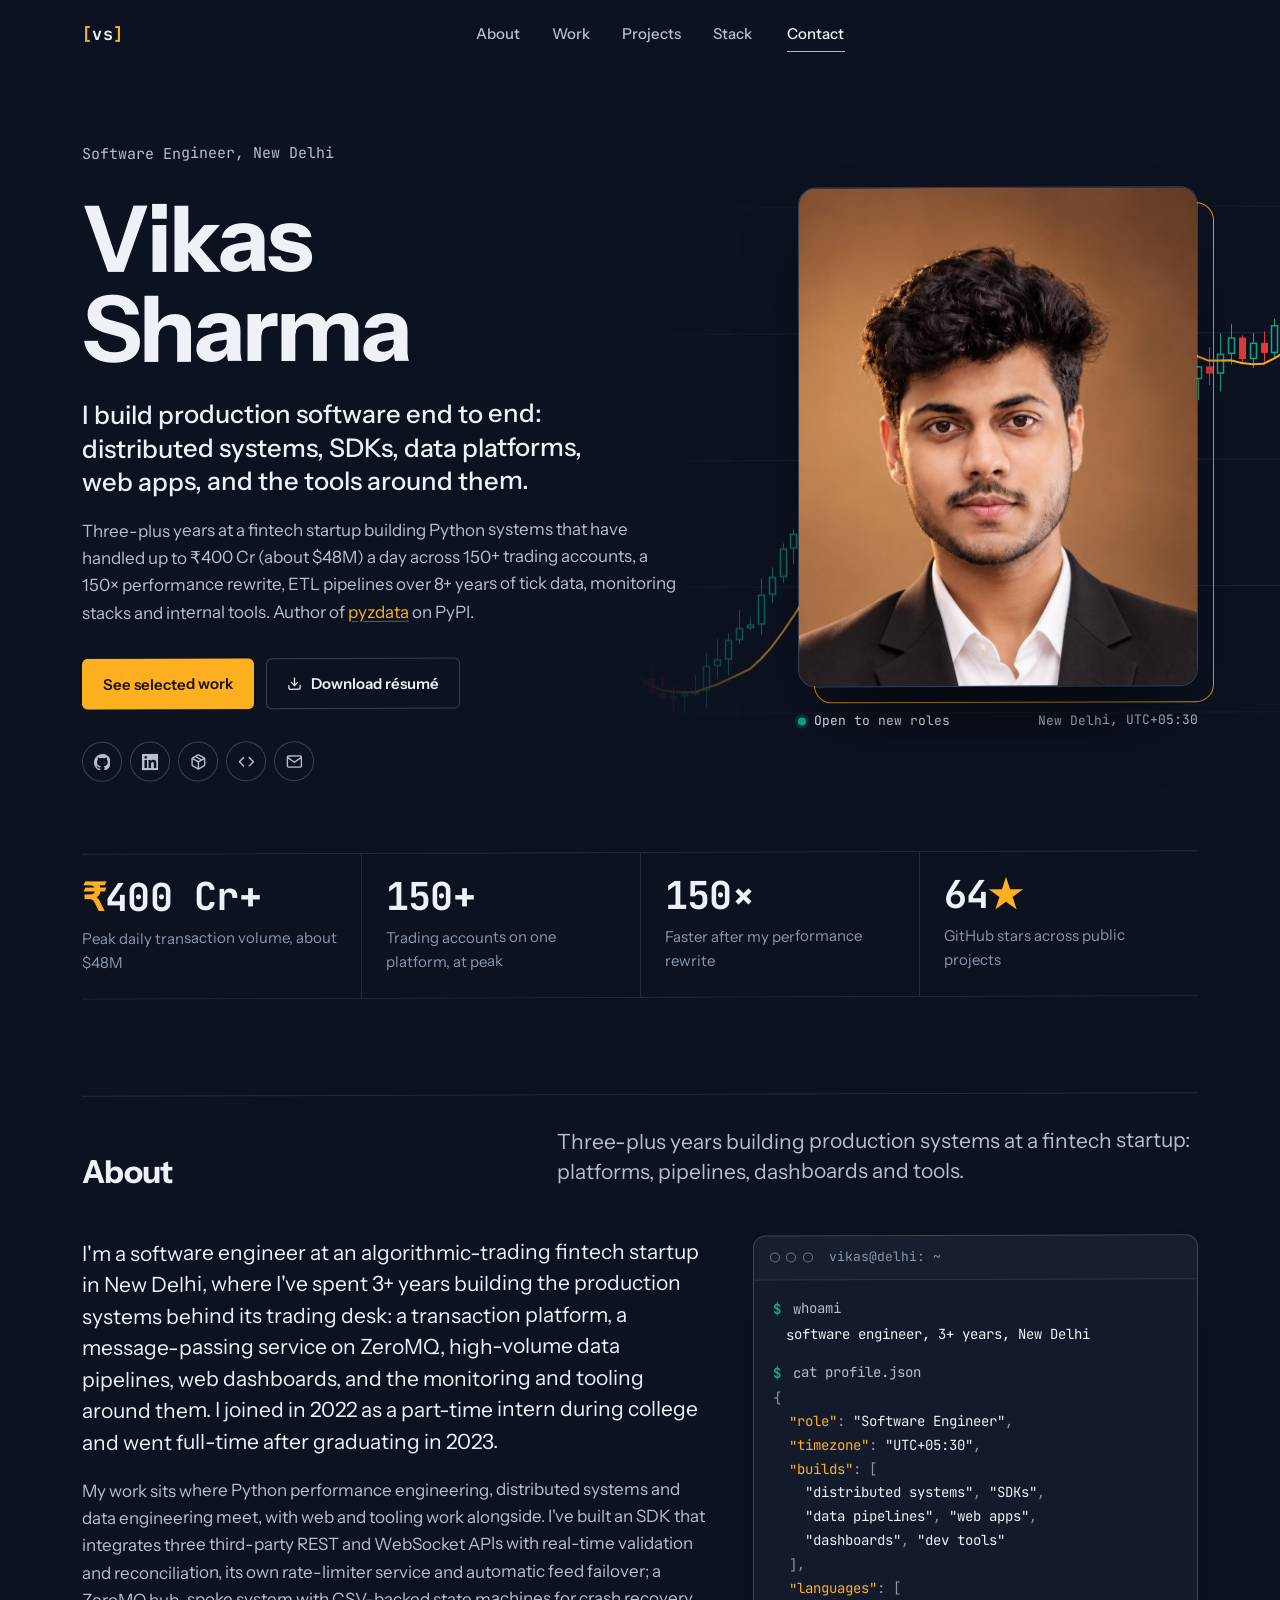
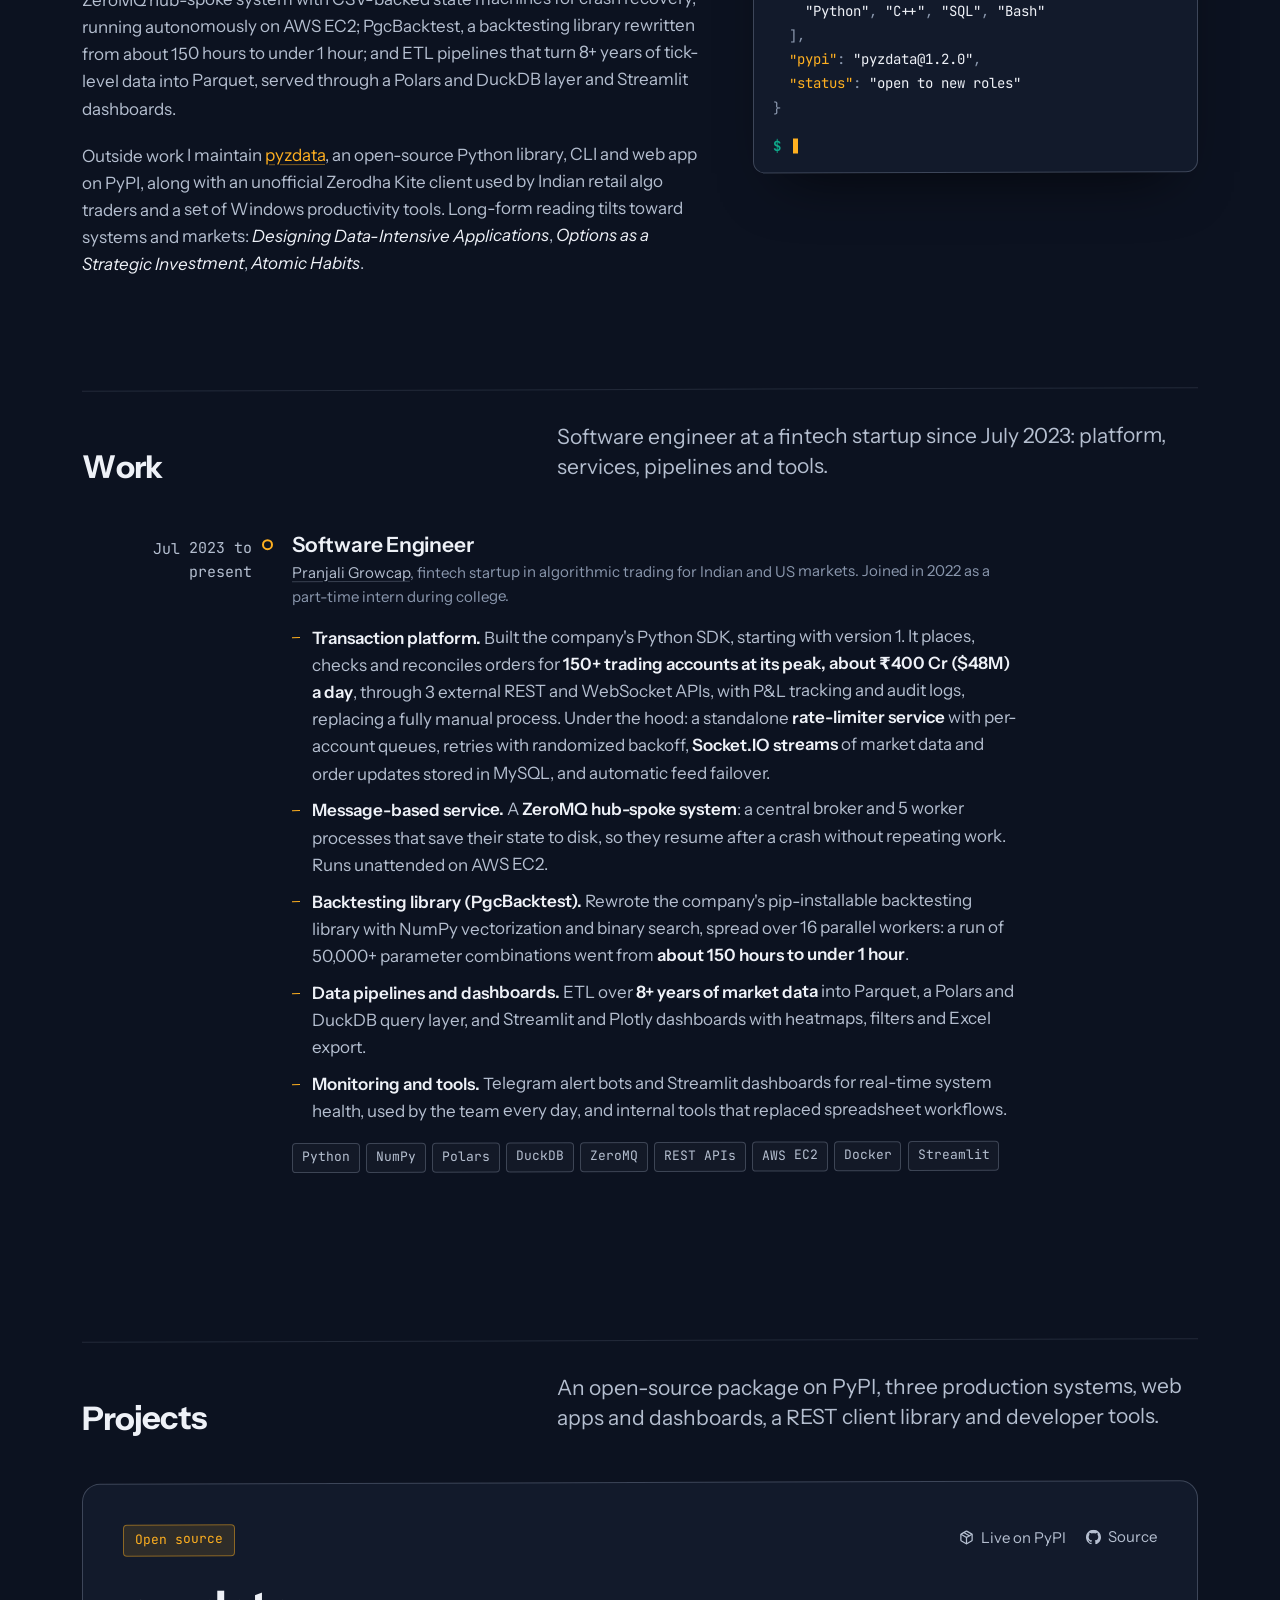
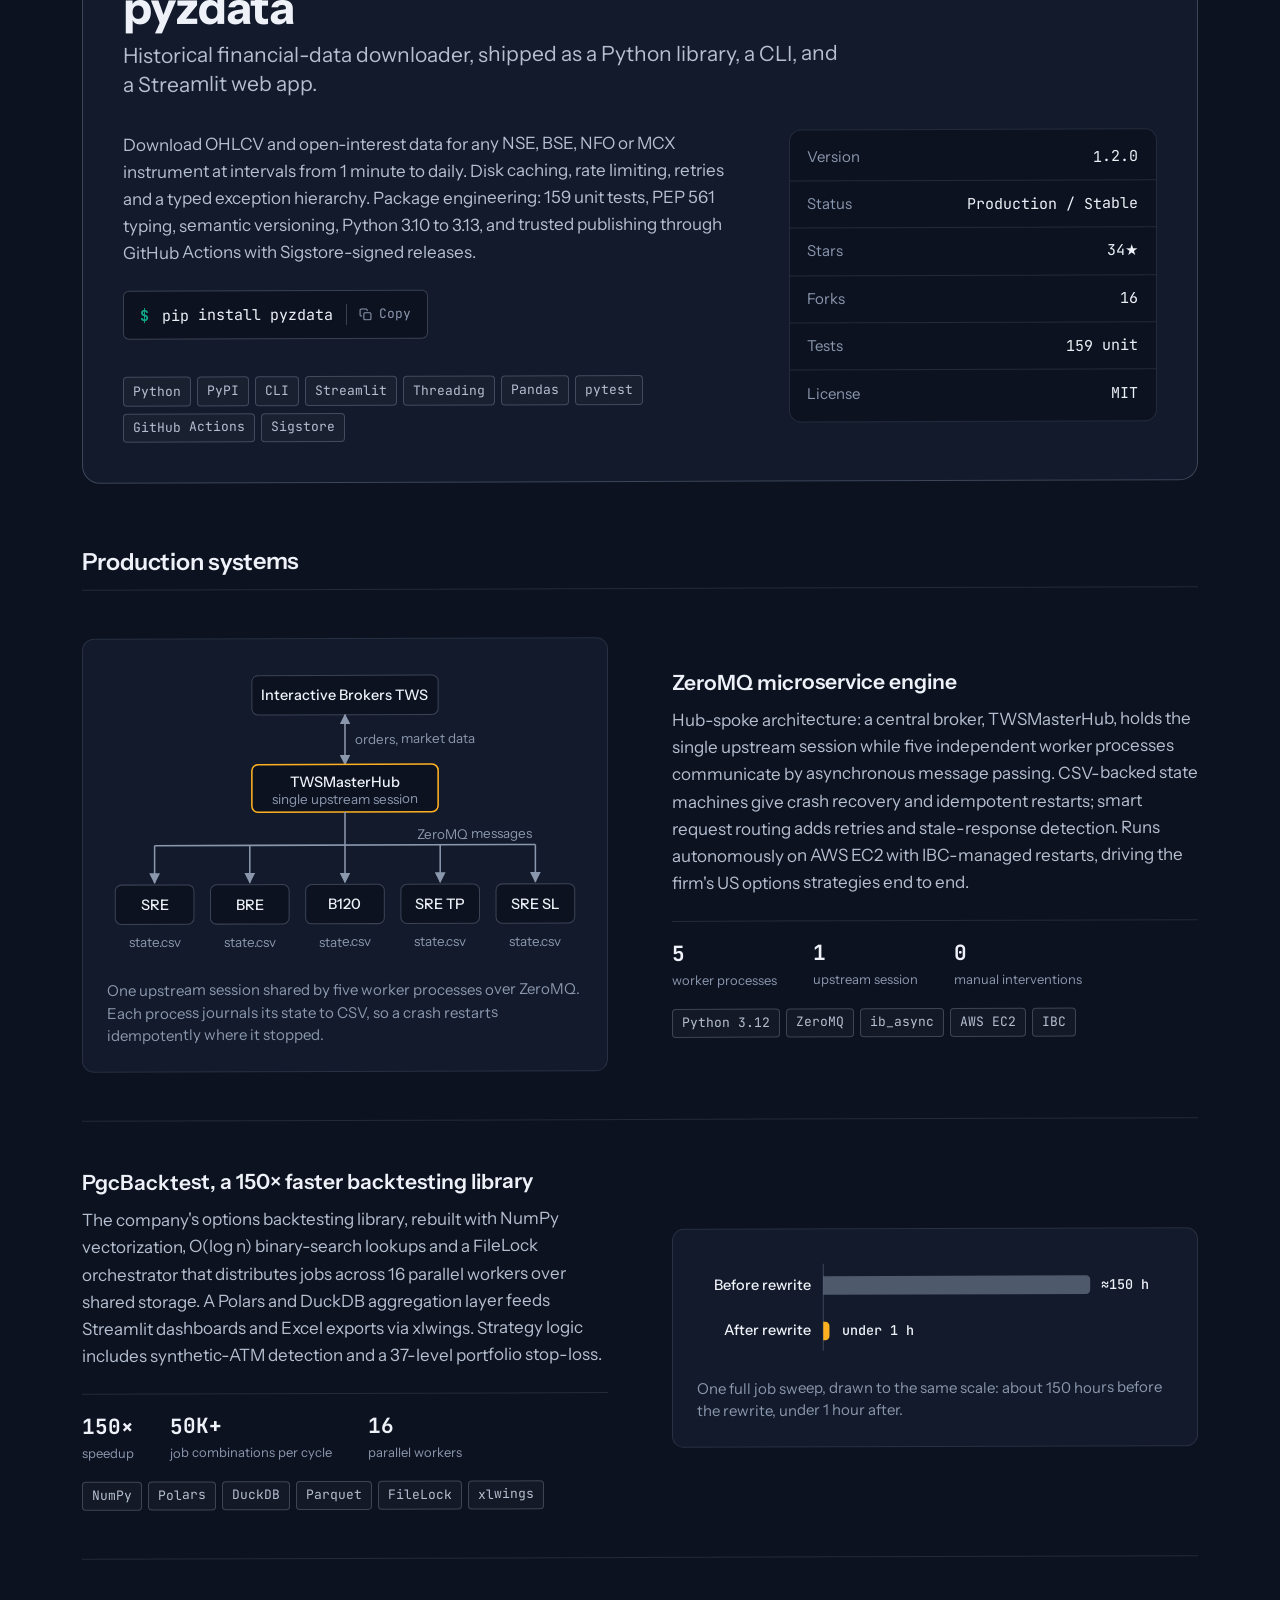
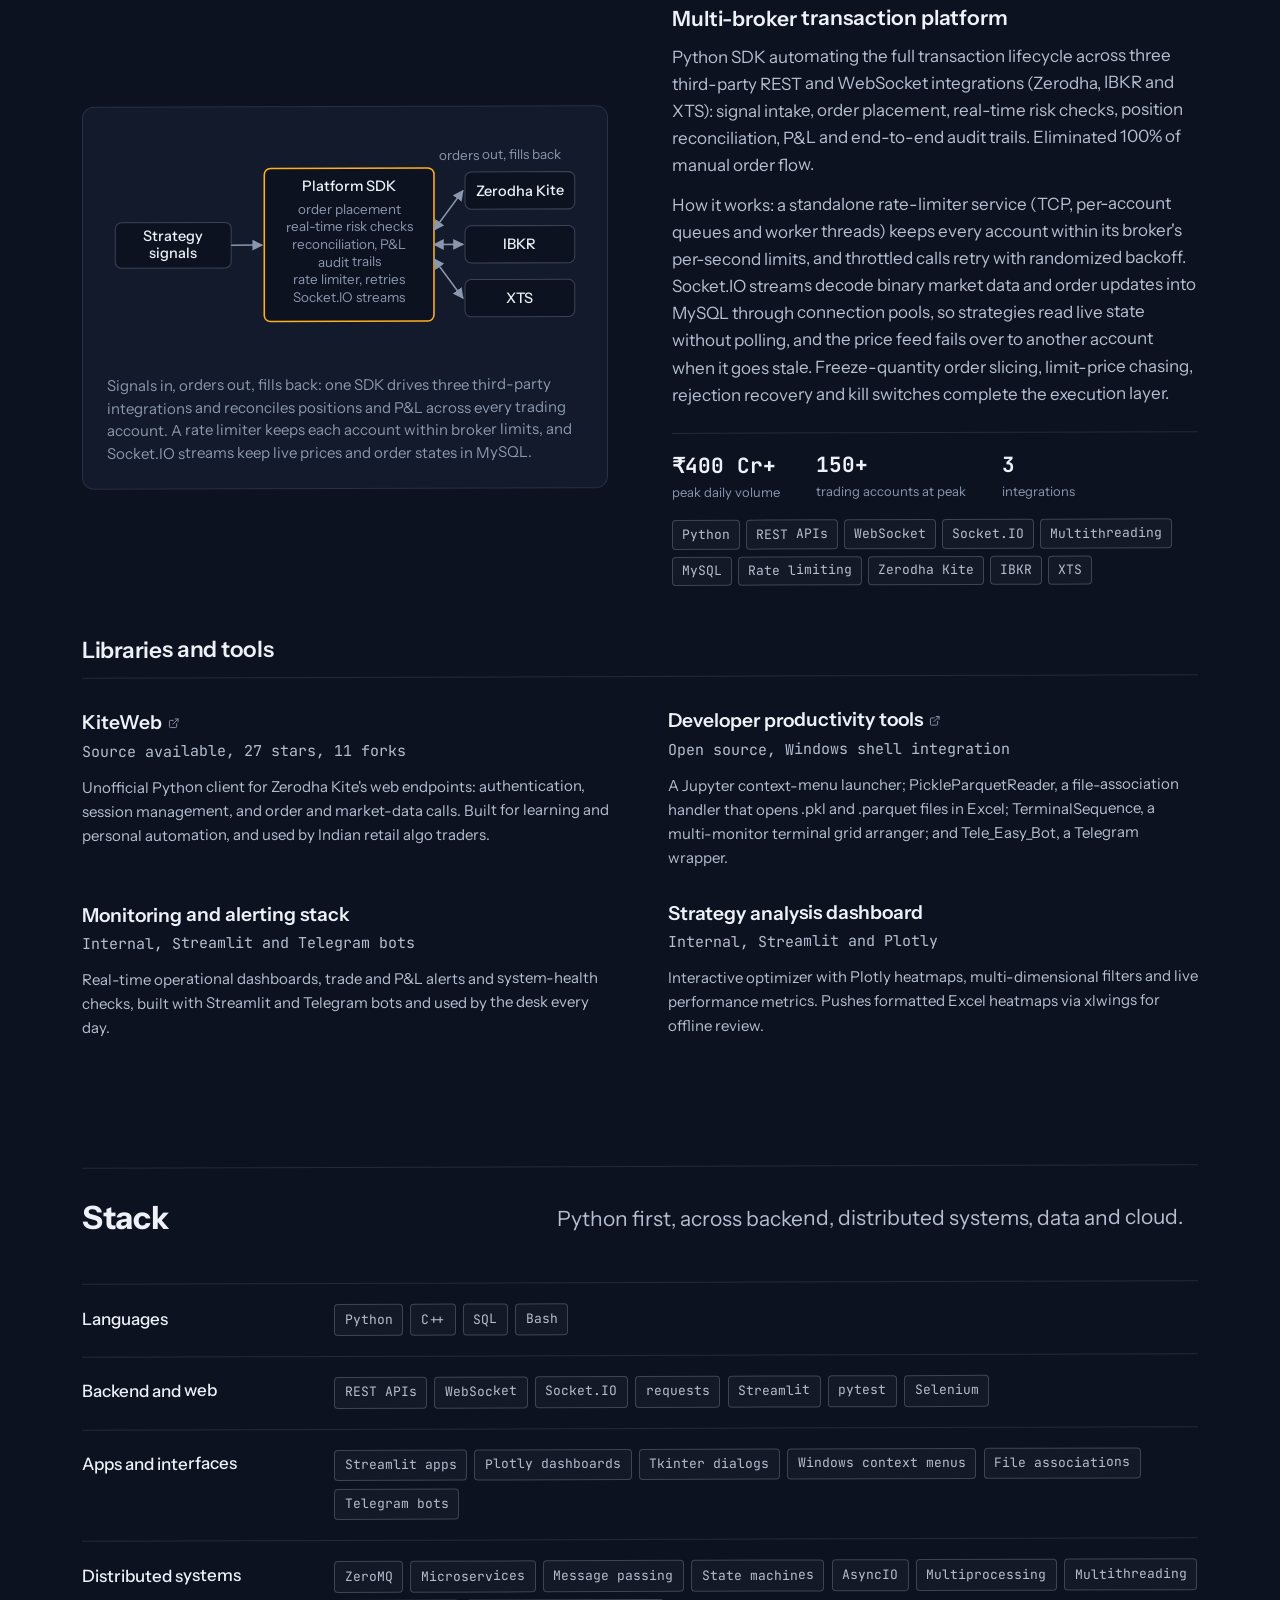
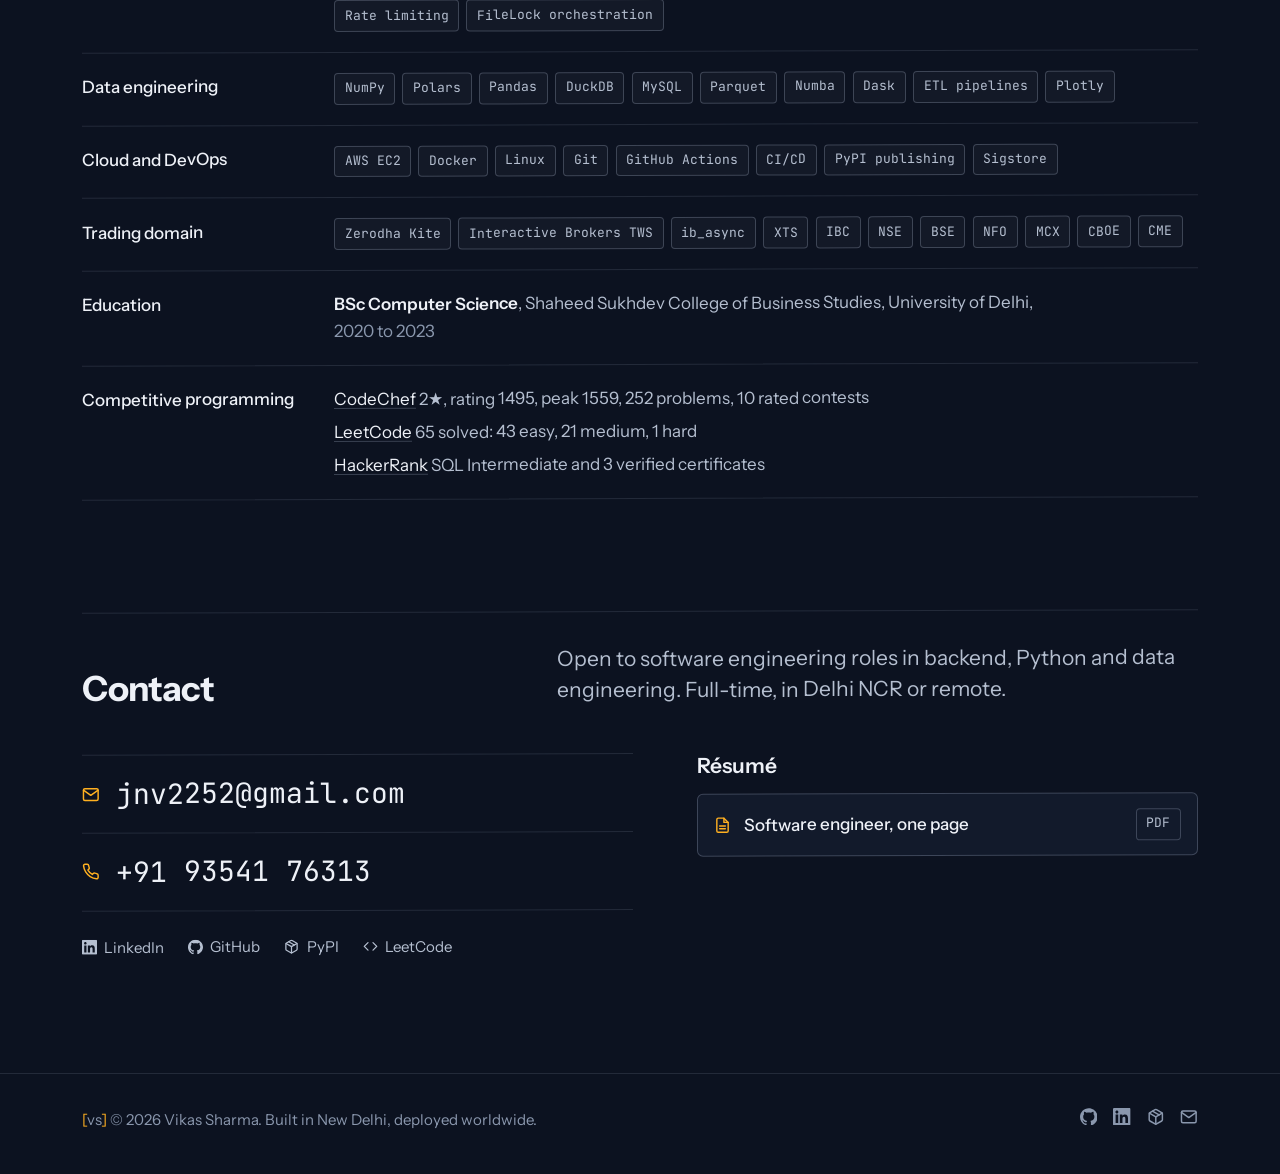
<file: index.html>
<!DOCTYPE html>
<html lang="en">
<head>
  <meta charset="UTF-8" />
  <meta name="viewport" content="width=device-width, initial-scale=1.0" />
  <title>Vikas Sharma — Software Engineer</title>
  <meta name="description" content="Vikas Sharma — Software engineer with 3+ years building production Python systems: distributed platforms, SDKs, high-throughput data pipelines, dashboards and open-source packages. Author of pyzdata on PyPI." />
  <meta name="theme-color" content="#0C1220" />
  <meta name="color-scheme" content="dark" />

  <link rel="canonical" href="https://vikassharma545.github.io/Resume/" />

  <!-- Open Graph -->
  <meta property="og:type" content="website" />
  <meta property="og:url" content="https://vikassharma545.github.io/Resume/" />
  <meta property="og:title" content="Vikas Sharma — Software Engineer" />
  <meta property="og:description" content="Software engineer building production Python systems: distributed platforms, SDKs, data pipelines, dashboards and open-source packages. Author of pyzdata on PyPI." />
  <meta property="og:site_name" content="Vikas Sharma" />
  <meta property="og:image" content="https://vikassharma545.github.io/Resume/assets/og.png" />
  <meta property="og:image:width" content="1200" />
  <meta property="og:image:height" content="630" />
  <meta property="og:image:alt" content="Vikas Sharma, software engineer. Distributed systems, data platforms and open source." />

  <!-- Twitter -->
  <meta name="twitter:card" content="summary_large_image" />
  <meta name="twitter:title" content="Vikas Sharma — Software Engineer" />
  <meta name="twitter:description" content="Software engineer building production Python systems: distributed platforms, SDKs, data pipelines, dashboards and open-source packages. Author of pyzdata on PyPI." />
  <meta name="twitter:image" content="https://vikassharma545.github.io/Resume/assets/og.png" />

  <!-- Favicon -->
  <link rel="icon" type="image/svg+xml" href="data:image/svg+xml,%3Csvg xmlns='http://www.w3.org/2000/svg' viewBox='0 0 64 64'%3E%3Crect width='64' height='64' rx='14' fill='%230C1220'/%3E%3Ctext x='50%25' y='56%25' text-anchor='middle' dominant-baseline='middle' font-family='system-ui,sans-serif' font-weight='800' font-size='30' fill='%23FFB020'%3Evs%3C/text%3E%3C/svg%3E" />

  <link rel="preconnect" href="https://fonts.googleapis.com" />
  <link rel="preconnect" href="https://fonts.gstatic.com" crossorigin />
  <link href="https://fonts.googleapis.com/css2?family=Instrument+Sans:ital,wght@0,400;0,500;0,600;0,700;1,400&family=JetBrains+Mono:wght@400;500;700&display=swap" rel="stylesheet" />
  <link rel="stylesheet" href="style.css" />
</head>
<body>

  <div id="cursor" aria-hidden="true"><span></span></div>

  <a class="skip" href="#main">Skip to content</a>

  <!-- Inline icon sprite (no icon font) -->
  <svg hidden aria-hidden="true" xmlns="http://www.w3.org/2000/svg">
    <symbol id="i-github" viewBox="0 0 24 24" fill="currentColor"><path d="M12 .297c-6.63 0-12 5.373-12 12 0 5.303 3.438 9.8 8.205 11.385.6.113.82-.258.82-.577 0-.285-.01-1.04-.015-2.04-3.338.724-4.042-1.61-4.042-1.61C4.422 18.07 3.633 17.7 3.633 17.7c-1.087-.744.084-.729.084-.729 1.205.084 1.838 1.236 1.838 1.236 1.07 1.835 2.809 1.305 3.495.998.108-.776.417-1.305.76-1.605-2.665-.3-5.466-1.332-5.466-5.93 0-1.31.465-2.38 1.235-3.22-.135-.303-.54-1.523.105-3.176 0 0 1.005-.322 3.3 1.23.96-.267 1.98-.399 3-.405 1.02.006 2.04.138 3 .405 2.28-1.552 3.285-1.23 3.285-1.23.645 1.653.24 2.873.12 3.176.765.84 1.23 1.91 1.23 3.22 0 4.61-2.805 5.625-5.475 5.92.42.36.81 1.096.81 2.22 0 1.606-.015 2.896-.015 3.286 0 .315.21.69.825.57C20.565 22.092 24 17.592 24 12.297c0-6.627-5.373-12-12-12"/></symbol>
    <symbol id="i-linkedin" viewBox="0 0 24 24" fill="currentColor"><path d="M20.447 20.452h-3.554v-5.569c0-1.328-.027-3.037-1.852-3.037-1.853 0-2.136 1.445-2.136 2.939v5.667H9.351V9h3.414v1.561h.046c.477-.9 1.637-1.85 3.37-1.85 3.601 0 4.267 2.37 4.267 5.455v6.286zM5.337 7.433c-1.144 0-2.063-.926-2.063-2.065 0-1.138.92-2.063 2.063-2.063 1.14 0 2.064.925 2.064 2.063 0 1.139-.925 2.065-2.064 2.065zm1.782 13.019H3.555V9h3.564v11.452zM22.225 0H1.771C.792 0 0 .774 0 1.729v20.542C0 23.227.792 24 1.771 24h20.451C23.2 24 24 23.227 24 22.271V1.729C24 .774 23.2 0 22.222 0h.003z"/></symbol>
    <symbol id="i-package" viewBox="0 0 24 24" fill="none" stroke="currentColor" stroke-width="2" stroke-linecap="round" stroke-linejoin="round"><line x1="16.5" y1="9.4" x2="7.5" y2="4.21"/><path d="M21 16V8a2 2 0 0 0-1-1.73l-7-4a2 2 0 0 0-2 0l-7 4A2 2 0 0 0 3 8v8a2 2 0 0 0 1 1.73l7 4a2 2 0 0 0 2 0l7-4A2 2 0 0 0 21 16z"/><polyline points="3.27 6.96 12 12.01 20.73 6.96"/><line x1="12" y1="22.08" x2="12" y2="12"/></symbol>
    <symbol id="i-code" viewBox="0 0 24 24" fill="none" stroke="currentColor" stroke-width="2" stroke-linecap="round" stroke-linejoin="round"><polyline points="16 18 22 12 16 6"/><polyline points="8 6 2 12 8 18"/></symbol>
    <symbol id="i-mail" viewBox="0 0 24 24" fill="none" stroke="currentColor" stroke-width="2" stroke-linecap="round" stroke-linejoin="round"><path d="M4 4h16c1.1 0 2 .9 2 2v12c0 1.1-.9 2-2 2H4c-1.1 0-2-.9-2-2V6c0-1.1.9-2 2-2z"/><polyline points="22,6 12,13 2,6"/></symbol>
    <symbol id="i-phone" viewBox="0 0 24 24" fill="none" stroke="currentColor" stroke-width="2" stroke-linecap="round" stroke-linejoin="round"><path d="M22 16.92v3a2 2 0 0 1-2.18 2 19.79 19.79 0 0 1-8.63-3.07 19.5 19.5 0 0 1-6-6 19.79 19.79 0 0 1-3.07-8.67A2 2 0 0 1 4.11 2h3a2 2 0 0 1 2 1.72 12.84 12.84 0 0 0 .7 2.81 2 2 0 0 1-.45 2.11L8.09 9.91a16 16 0 0 0 6 6l1.27-1.27a2 2 0 0 1 2.11-.45 12.84 12.84 0 0 0 2.81.7A2 2 0 0 1 22 16.92z"/></symbol>
    <symbol id="i-file" viewBox="0 0 24 24" fill="none" stroke="currentColor" stroke-width="2" stroke-linecap="round" stroke-linejoin="round"><path d="M14 2H6a2 2 0 0 0-2 2v16a2 2 0 0 0 2 2h12a2 2 0 0 0 2-2V8z"/><polyline points="14 2 14 8 20 8"/><line x1="16" y1="13" x2="8" y2="13"/><line x1="16" y1="17" x2="8" y2="17"/></symbol>
    <symbol id="i-download" viewBox="0 0 24 24" fill="none" stroke="currentColor" stroke-width="2" stroke-linecap="round" stroke-linejoin="round"><path d="M21 15v4a2 2 0 0 1-2 2H5a2 2 0 0 1-2-2v-4"/><polyline points="7 10 12 15 17 10"/><line x1="12" y1="15" x2="12" y2="3"/></symbol>
    <symbol id="i-copy" viewBox="0 0 24 24" fill="none" stroke="currentColor" stroke-width="2" stroke-linecap="round" stroke-linejoin="round"><rect x="9" y="9" width="13" height="13" rx="2" ry="2"/><path d="M5 15H4a2 2 0 0 1-2-2V4a2 2 0 0 1 2-2h9a2 2 0 0 1 2 2v1"/></symbol>
    <symbol id="i-check" viewBox="0 0 24 24" fill="none" stroke="currentColor" stroke-width="2.5" stroke-linecap="round" stroke-linejoin="round"><polyline points="20 6 9 17 4 12"/></symbol>
    <symbol id="i-external" viewBox="0 0 24 24" fill="none" stroke="currentColor" stroke-width="2" stroke-linecap="round" stroke-linejoin="round"><path d="M18 13v6a2 2 0 0 1-2 2H5a2 2 0 0 1-2-2V8a2 2 0 0 1 2-2h6"/><polyline points="15 3 21 3 21 9"/><line x1="10" y1="14" x2="21" y2="3"/></symbol>
    <symbol id="i-menu" viewBox="0 0 24 24" fill="none" stroke="currentColor" stroke-width="2" stroke-linecap="round" stroke-linejoin="round"><line x1="3" y1="12" x2="21" y2="12"/><line x1="3" y1="6" x2="21" y2="6"/><line x1="3" y1="18" x2="21" y2="18"/></symbol>
    <symbol id="i-close" viewBox="0 0 24 24" fill="none" stroke="currentColor" stroke-width="2" stroke-linecap="round" stroke-linejoin="round"><line x1="18" y1="6" x2="6" y2="18"/><line x1="6" y1="6" x2="18" y2="18"/></symbol>
  </svg>

  <header id="header">
    <nav class="container nav" aria-label="Primary">
      <a href="#main" class="logo" aria-label="Vikas Sharma, home"><span class="logo-b">[</span>vs<span class="logo-b">]</span></a>

      <ul class="nav-links" id="nav-links">
        <li><a href="#about">About</a></li>
        <li><a href="#work">Work</a></li>
        <li><a href="#projects">Projects</a></li>
        <li><a href="#stack">Stack</a></li>
        <li><a href="#contact">Contact</a></li>
      </ul>

      <div class="nav-right">
        <button class="menu-btn" id="menu-btn" aria-label="Open menu" aria-expanded="false" aria-controls="nav-links">
          <svg class="icon" aria-hidden="true"><use href="#i-menu"/></svg>
        </button>
      </div>
    </nav>
  </header>

  <main id="main">

    <!-- ============ HERO ============ -->
    <section id="hero" aria-labelledby="hero-name">
      <div class="container">
        <div class="hero-grid">
          <div class="hero-copy">
            <p class="hero-pre">Software Engineer, New Delhi</p>
            <h1 id="hero-name">Vikas<br />Sharma</h1>
            <p class="hero-statement">I build production software end to end: distributed systems, SDKs, data platforms, web apps, and the tools around them.</p>
            <p class="hero-bio">
              Three-plus years at a fintech startup building Python systems that have handled up to ₹400 Cr (about $48M) a day across 150+ trading accounts, a 150× performance rewrite, ETL pipelines over 8+ years of tick data, monitoring stacks and internal tools. Author of <a href="https://pypi.org/project/pyzdata/" target="_blank" rel="noopener">pyzdata</a> on PyPI.
            </p>
            <div class="hero-actions">
              <a href="#projects" class="btn btn-primary">See selected work</a>
              <a href="resume/Vikas-Sharma-Software-Engineer.pdf" class="btn btn-ghost" download>
                <svg class="icon" aria-hidden="true"><use href="#i-download"/></svg>
                Download résumé
              </a>
            </div>
            <ul class="social" aria-label="Profiles">
              <li><a href="https://github.com/vikassharma545" target="_blank" rel="noopener" aria-label="GitHub"><svg class="icon" aria-hidden="true"><use href="#i-github"/></svg></a></li>
              <li><a href="https://www.linkedin.com/in/vikas-sharma-coder" target="_blank" rel="noopener" aria-label="LinkedIn"><svg class="icon" aria-hidden="true"><use href="#i-linkedin"/></svg></a></li>
              <li><a href="https://pypi.org/project/pyzdata/" target="_blank" rel="noopener" aria-label="pyzdata on PyPI"><svg class="icon" aria-hidden="true"><use href="#i-package"/></svg></a></li>
              <li><a href="https://leetcode.com/u/Vikassharma545" target="_blank" rel="noopener" aria-label="LeetCode"><svg class="icon" aria-hidden="true"><use href="#i-code"/></svg></a></li>
              <li><a href="mailto:jnv2252@gmail.com" aria-label="Email"><svg class="icon" aria-hidden="true"><use href="#i-mail"/></svg></a></li>
            </ul>
          </div>

          <div class="hero-visual">
            <canvas id="tape" class="tape" aria-hidden="true"></canvas>
            <figure class="portrait">
              <div class="frame"><img src="assets/portrait.jpg" alt="Vikas Sharma" width="880" height="1100" fetchpriority="high" /></div>
              <figcaption>
                <span class="status"><span class="dot" aria-hidden="true"></span>Open to new roles</span>
                <span class="place">New Delhi, UTC+05:30</span>
              </figcaption>
            </figure>
          </div>
        </div>

        <dl class="board" aria-label="Headline numbers">
          <div class="cell"><dt>Peak daily transaction volume, about $48M</dt><dd><span class="cur">₹</span>400 Cr+</dd></div>
          <div class="cell"><dt>Trading accounts on one platform, at peak</dt><dd>150+</dd></div>
          <div class="cell"><dt>Faster after my performance rewrite</dt><dd>150×</dd></div>
          <div class="cell"><dt>GitHub stars across public projects</dt><dd><span data-gh="stars-total">64</span><span class="star">★</span></dd></div>
        </dl>
      </div>
    </section>

    <!-- ============ ABOUT ============ -->
    <section id="about" class="section" aria-labelledby="about-title">
      <div class="container">
        <div class="section-head">
          <h2 id="about-title">About</h2>
          <p class="deck">Three-plus years building production systems at a fintech startup: platforms, pipelines, dashboards and tools.</p>
        </div>

        <div class="about-grid">
          <div class="prose">
            <p class="lead">
              I'm a software engineer at an algorithmic-trading fintech startup in New Delhi, where I've spent 3+ years building the production systems behind its trading desk: a transaction platform, a message-passing service on ZeroMQ, high-volume data pipelines, web dashboards, and the monitoring and tooling around them. I joined in 2022 as a part-time intern during college and went full-time after graduating in 2023.
            </p>
            <p>
              My work sits where Python performance engineering, distributed systems and data engineering meet, with web and tooling work alongside. I've built an SDK that integrates three third-party REST and WebSocket APIs with real-time validation and reconciliation, its own rate-limiter service and automatic feed failover; a ZeroMQ hub-spoke system with CSV-backed state machines for crash recovery, running autonomously on AWS EC2; PgcBacktest, a backtesting library rewritten from about 150 hours to under 1 hour; and ETL pipelines that turn 8+ years of tick-level data into Parquet, served through a Polars and DuckDB layer and Streamlit dashboards.
            </p>
            <p>
              Outside work I maintain <a href="https://pypi.org/project/pyzdata/" target="_blank" rel="noopener">pyzdata</a>, an open-source Python library, CLI and web app on PyPI, along with an unofficial Zerodha Kite client used by Indian retail algo traders and a set of Windows productivity tools. Long-form reading tilts toward systems and markets: <em>Designing Data-Intensive Applications</em>, <em>Options as a Strategic Investment</em>, <em>Atomic Habits</em>.
            </p>
          </div>

          <aside class="terminal" aria-label="Profile summary">
            <div class="term-bar">
              <span class="ring" aria-hidden="true"></span><span class="ring" aria-hidden="true"></span><span class="ring" aria-hidden="true"></span>
              <span class="term-title">vikas@delhi: ~</span>
            </div>
            <div class="term-body">
              <div class="t-line"><span class="t-prompt">$</span> whoami</div>
              <div class="t-out">software engineer, 3+ years, New Delhi</div>
              <div class="t-line"><span class="t-prompt">$</span> cat profile.json</div>
<pre class="t-json">{
  <span class="k">"role"</span>: <span class="v">"Software Engineer"</span>,
  <span class="k">"timezone"</span>: <span class="v">"UTC+05:30"</span>,
  <span class="k">"builds"</span>: [
    <span class="v">"distributed systems"</span>, <span class="v">"SDKs"</span>,
    <span class="v">"data pipelines"</span>, <span class="v">"web apps"</span>,
    <span class="v">"dashboards"</span>, <span class="v">"dev tools"</span>
  ],
  <span class="k">"languages"</span>: [
    <span class="v">"Python"</span>, <span class="v">"C++"</span>, <span class="v">"SQL"</span>, <span class="v">"Bash"</span>
  ],
  <span class="k">"pypi"</span>: <span class="v">"pyzdata@<span data-pypi>1.2.0</span>"</span>,
  <span class="k">"status"</span>: <span class="v">"open to new roles"</span>
}</pre>
              <div class="t-line"><span class="t-prompt">$</span> <span class="caret" aria-hidden="true"></span></div>
            </div>
          </aside>
        </div>
      </div>
    </section>

    <!-- ============ WORK ============ -->
    <section id="work" class="section" aria-labelledby="work-title">
      <div class="container">
        <div class="section-head">
          <h2 id="work-title">Work</h2>
          <p class="deck">Software engineer at a fintech startup since July 2023: platform, services, pipelines and tools.</p>
        </div>

        <ol class="timeline">
          <li class="tl-item">
            <div class="tl-date"><time datetime="2023-07">Jul 2023</time> to present</div>
            <div class="tl-body">
              <h3 class="tl-role">Software Engineer</h3>
              <p class="tl-org"><a href="https://www.linkedin.com/company/pranjali-growcap-private-limited" target="_blank" rel="noopener">Pranjali Growcap</a>, fintech startup in algorithmic trading for Indian and US markets. Joined in 2022 as a part-time intern during college.</p>
              <ul class="tl-list">
                <li><strong>Transaction platform.</strong> Built the company's Python SDK, starting with version 1. It places, checks and reconciles orders for <b>150+ trading accounts at its peak, about ₹400 Cr ($48M) a day</b>, through 3 external REST and WebSocket APIs, with P&amp;L tracking and audit logs, replacing a fully manual process. Under the hood: a standalone <b>rate-limiter service</b> with per-account queues, retries with randomized backoff, <b>Socket.IO streams</b> of market data and order updates stored in MySQL, and automatic feed failover.</li>
                <li><strong>Message-based service.</strong> A <b>ZeroMQ hub-spoke system</b>: a central broker and 5 worker processes that save their state to disk, so they resume after a crash without repeating work. Runs unattended on AWS EC2.</li>
                <li><strong>Backtesting library (PgcBacktest).</strong> Rewrote the company's pip-installable backtesting library with NumPy vectorization and binary search, spread over 16 parallel workers: a run of 50,000+ parameter combinations went from <b>about 150 hours to under 1 hour</b>.</li>
                <li><strong>Data pipelines and dashboards.</strong> ETL over <b>8+ years of market data</b> into Parquet, a Polars and DuckDB query layer, and Streamlit and Plotly dashboards with heatmaps, filters and Excel export.</li>
                <li><strong>Monitoring and tools.</strong> Telegram alert bots and Streamlit dashboards for real-time system health, used by the team every day, and internal tools that replaced spreadsheet workflows.</li>
              </ul>
              <ul class="tags" aria-label="Technologies">
                <li>Python</li><li>NumPy</li><li>Polars</li><li>DuckDB</li><li>ZeroMQ</li><li>REST APIs</li><li>AWS EC2</li><li>Docker</li><li>Streamlit</li>
              </ul>
            </div>
          </li>
        </ol>
      </div>
    </section>

    <!-- ============ PROJECTS ============ -->
    <section id="projects" class="section" aria-labelledby="projects-title">
      <div class="container">
        <div class="section-head">
          <h2 id="projects-title">Projects</h2>
          <p class="deck">An open-source package on PyPI, three production systems, web apps and dashboards, a REST client library and developer tools.</p>
        </div>

        <!-- Flagship -->
        <article class="flagship" aria-labelledby="pyzdata-title">
          <div class="flag-top">
            <span class="chip chip-amber">Open source</span>
            <span class="flag-links">
              <a href="https://pypi.org/project/pyzdata/" target="_blank" rel="noopener"><svg class="icon" aria-hidden="true"><use href="#i-package"/></svg>Live on PyPI</a>
              <a href="https://github.com/vikassharma545/Historical-Market-data-From-Zerodha" target="_blank" rel="noopener"><svg class="icon" aria-hidden="true"><use href="#i-github"/></svg>Source</a>
            </span>
          </div>
          <h3 class="flag-title" id="pyzdata-title">pyzdata</h3>
          <p class="flag-sub">Historical financial-data downloader, shipped as a Python library, a CLI, and a Streamlit web app.</p>

          <div class="flag-grid">
            <div>
              <p class="flag-desc">
                Download OHLCV and open-interest data for any NSE, BSE, NFO or MCX instrument at intervals from 1 minute to daily. Disk caching, rate limiting, retries and a typed exception hierarchy. Package engineering: 159 unit tests, PEP 561 typing, semantic versioning, Python 3.10 to 3.13, and trusted publishing through GitHub Actions with Sigstore-signed releases.
              </p>
              <button class="install" id="install" type="button" aria-label="Copy the pip install command">
                <span class="install-prompt" aria-hidden="true">$</span>
                <span class="install-cmd">pip install pyzdata</span>
                <span class="install-copy" id="install-copy"><svg class="icon" aria-hidden="true"><use href="#i-copy"/></svg>Copy</span>
              </button>
              <ul class="tags" aria-label="Technologies">
                <li>Python</li><li>PyPI</li><li>CLI</li><li>Streamlit</li><li>Threading</li><li>Pandas</li><li>pytest</li><li>GitHub Actions</li><li>Sigstore</li>
              </ul>
            </div>
            <dl class="flag-stats">
              <div><dt>Version</dt><dd data-pypi>1.2.0</dd></div>
              <div><dt>Status</dt><dd>Production / Stable</dd></div>
              <div><dt>Stars</dt><dd><span data-gh="stars:Historical-Market-data-From-Zerodha">34</span>★</dd></div>
              <div><dt>Forks</dt><dd data-gh="forks:Historical-Market-data-From-Zerodha">16</dd></div>
              <div><dt>Tests</dt><dd>159 unit</dd></div>
              <div><dt>License</dt><dd>MIT</dd></div>
            </dl>
          </div>
        </article>

        <h3 class="group-title">Production systems</h3>

        <!-- System 1: message-passing engine -->
        <article class="system">
          <figure class="fig">
            <svg viewBox="0 0 460 290" role="img" aria-label="Diagram: one TWSMasterHub holds the single upstream Interactive Brokers TWS session and exchanges ZeroMQ messages with five worker processes, each keeping its own CSV state file.">
              <defs>
                <marker id="arr1" viewBox="0 0 10 10" refX="9" refY="5" markerWidth="7" markerHeight="7" orient="auto-start-reverse"><path d="M0,0 L10,5 L0,10 z" fill="currentColor"/></marker>
              </defs>
              <rect class="box" x="140" y="12" width="180" height="38" rx="6"/>
              <text class="lbl" x="230" y="36" text-anchor="middle">Interactive Brokers TWS</text>

              <line class="edge" x1="230" y1="50" x2="230" y2="98" marker-start="url(#arr1)" marker-end="url(#arr1)"/>
              <text class="sub" x="240" y="78">orders, market data</text>

              <rect class="box box-hot" x="140" y="98" width="180" height="46" rx="6"/>
              <text class="lbl" x="230" y="120" text-anchor="middle">TWSMasterHub</text>
              <text class="sub" x="230" y="136" text-anchor="middle">single upstream session</text>

              <line class="edge" x1="230" y1="144" x2="230" y2="176"/>
              <line class="edge" x1="46" y1="176" x2="414" y2="176"/>
              <text class="sub" x="300" y="170">ZeroMQ messages</text>

              <line class="edge" x1="46" y1="176" x2="46" y2="212" marker-end="url(#arr1)"/>
              <line class="edge" x1="138" y1="176" x2="138" y2="212" marker-end="url(#arr1)"/>
              <line class="edge" x1="230" y1="176" x2="230" y2="212" marker-end="url(#arr1)"/>
              <line class="edge" x1="322" y1="176" x2="322" y2="212" marker-end="url(#arr1)"/>
              <line class="edge" x1="414" y1="176" x2="414" y2="212" marker-end="url(#arr1)"/>

              <rect class="box" x="8" y="214" width="76" height="38" rx="6"/><text class="lbl" x="46" y="238" text-anchor="middle">SRE</text>
              <rect class="box" x="100" y="214" width="76" height="38" rx="6"/><text class="lbl" x="138" y="238" text-anchor="middle">BRE</text>
              <rect class="box" x="192" y="214" width="76" height="38" rx="6"/><text class="lbl" x="230" y="238" text-anchor="middle">B120</text>
              <rect class="box" x="284" y="214" width="76" height="38" rx="6"/><text class="lbl" x="322" y="238" text-anchor="middle">SRE TP</text>
              <rect class="box" x="376" y="214" width="76" height="38" rx="6"/><text class="lbl" x="414" y="238" text-anchor="middle">SRE SL</text>

              <text class="sub" x="46" y="274" text-anchor="middle">state.csv</text>
              <text class="sub" x="138" y="274" text-anchor="middle">state.csv</text>
              <text class="sub" x="230" y="274" text-anchor="middle">state.csv</text>
              <text class="sub" x="322" y="274" text-anchor="middle">state.csv</text>
              <text class="sub" x="414" y="274" text-anchor="middle">state.csv</text>
            </svg>
            <figcaption>One upstream session shared by five worker processes over ZeroMQ. Each process journals its state to CSV, so a crash restarts idempotently where it stopped.</figcaption>
          </figure>
          <div class="system-copy">
            <h4 class="system-title">ZeroMQ microservice engine</h4>
            <p>Hub-spoke architecture: a central broker, TWSMasterHub, holds the single upstream session while five independent worker processes communicate by asynchronous message passing. CSV-backed state machines give crash recovery and idempotent restarts; smart request routing adds retries and stale-response detection. Runs autonomously on AWS EC2 with IBC-managed restarts, driving the firm's US options strategies end to end.</p>
            <dl class="metrics">
              <div><dt>worker processes</dt><dd>5</dd></div>
              <div><dt>upstream session</dt><dd>1</dd></div>
              <div><dt>manual interventions</dt><dd>0</dd></div>
            </dl>
            <ul class="tags" aria-label="Technologies"><li>Python 3.12</li><li>ZeroMQ</li><li>ib_async</li><li>AWS EC2</li><li>IBC</li></ul>
          </div>
        </article>

        <!-- System 2: batch engine -->
        <article class="system">
          <figure class="fig">
            <svg viewBox="0 0 460 104" role="img" aria-label="Bar chart: one full job sweep took about 150 hours before the rewrite and under 1 hour after it.">
              <line class="axis" x1="122" y1="10" x2="122" y2="94"/>
              <text class="lbl" x="110" y="35" text-anchor="end">Before rewrite</text>
              <path class="bar bar-dim" d="M122,22 h254 a4,4 0 0 1 4,4 v10 a4,4 0 0 1 -4,4 h-254 z"/>
              <text class="val" x="390" y="35">≈150 h</text>

              <text class="lbl" x="110" y="79" text-anchor="end">After rewrite</text>
              <path class="bar bar-hot" d="M122,66 h2 a4,4 0 0 1 4,4 v10 a4,4 0 0 1 -4,4 h-2 z"/>
              <text class="val" x="140" y="79">under 1 h</text>
            </svg>
            <figcaption>One full job sweep, drawn to the same scale: about 150 hours before the rewrite, under 1 hour after.</figcaption>
          </figure>
          <div class="system-copy">
            <h4 class="system-title">PgcBacktest, a 150× faster backtesting library</h4>
            <p>The company's options backtesting library, rebuilt with NumPy vectorization, O(log n) binary-search lookups and a FileLock orchestrator that distributes jobs across 16 parallel workers over shared storage. A Polars and DuckDB aggregation layer feeds Streamlit dashboards and Excel exports via xlwings. Strategy logic includes synthetic-ATM detection and a 37-level portfolio stop-loss.</p>
            <dl class="metrics">
              <div><dt>speedup</dt><dd>150×</dd></div>
              <div><dt>job combinations per cycle</dt><dd>50K+</dd></div>
              <div><dt>parallel workers</dt><dd>16</dd></div>
            </dl>
            <ul class="tags" aria-label="Technologies"><li>NumPy</li><li>Polars</li><li>DuckDB</li><li>Parquet</li><li>FileLock</li><li>xlwings</li></ul>
          </div>
        </article>

        <!-- System 3: transaction platform -->
        <article class="system">
          <figure class="fig">
            <svg viewBox="0 0 460 220" role="img" aria-label="Diagram: signals enter the SDK, which places orders with and receives fills from three third-party integrations: Zerodha Kite, IBKR, and XTS. Inside the SDK: order placement, real-time risk checks, reconciliation and P&amp;L, audit trails, a rate limiter with retries, and Socket.IO streams.">
              <defs>
                <marker id="arr3" viewBox="0 0 10 10" refX="9" refY="5" markerWidth="7" markerHeight="7" orient="auto-start-reverse"><path d="M0,0 L10,5 L0,10 z" fill="currentColor"/></marker>
              </defs>
              <rect class="box" x="8" y="88" width="112" height="44" rx="6"/>
              <text class="lbl" x="64" y="106" text-anchor="middle">Strategy</text>
              <text class="lbl" x="64" y="122" text-anchor="middle">signals</text>

              <line class="edge" x1="120" y1="110" x2="150" y2="110" marker-end="url(#arr3)"/>

              <rect class="box box-hot" x="152" y="36" width="164" height="148" rx="6"/>
              <text class="lbl" x="234" y="58" text-anchor="middle">Platform SDK</text>
              <text class="sub" x="234" y="80" text-anchor="middle">order placement</text>
              <text class="sub" x="234" y="97" text-anchor="middle">real-time risk checks</text>
              <text class="sub" x="234" y="114" text-anchor="middle">reconciliation, P&amp;L</text>
              <text class="sub" x="234" y="131" text-anchor="middle">audit trails</text>
              <text class="sub" x="234" y="148" text-anchor="middle">rate limiter, retries</text>
              <text class="sub" x="234" y="165" text-anchor="middle">Socket.IO streams</text>

              <text class="sub" x="380" y="28" text-anchor="middle">orders out, fills back</text>
              <line class="edge" x1="316" y1="96" x2="344" y2="58" marker-start="url(#arr3)" marker-end="url(#arr3)"/>
              <line class="edge" x1="316" y1="110" x2="344" y2="110" marker-start="url(#arr3)" marker-end="url(#arr3)"/>
              <line class="edge" x1="316" y1="124" x2="344" y2="162" marker-start="url(#arr3)" marker-end="url(#arr3)"/>

              <rect class="box" x="346" y="40" width="106" height="36" rx="6"/><text class="lbl" x="399" y="63" text-anchor="middle">Zerodha Kite</text>
              <rect class="box" x="346" y="92" width="106" height="36" rx="6"/><text class="lbl" x="399" y="115" text-anchor="middle">IBKR</text>
              <rect class="box" x="346" y="144" width="106" height="36" rx="6"/><text class="lbl" x="399" y="167" text-anchor="middle">XTS</text>
            </svg>
            <figcaption>Signals in, orders out, fills back: one SDK drives three third-party integrations and reconciles positions and P&amp;L across every trading account. A rate limiter keeps each account within broker limits, and Socket.IO streams keep live prices and order states in MySQL.</figcaption>
          </figure>
          <div class="system-copy">
            <h4 class="system-title">Multi-broker transaction platform</h4>
            <p>Python SDK automating the full transaction lifecycle across three third-party REST and WebSocket integrations (Zerodha, IBKR and XTS): signal intake, order placement, real-time risk checks, position reconciliation, P&amp;L and end-to-end audit trails. Eliminated 100% of manual order flow.</p>
            <p>How it works: a standalone rate-limiter service (TCP, per-account queues and worker threads) keeps every account within its broker's per-second limits, and throttled calls retry with randomized backoff. Socket.IO streams decode binary market data and order updates into MySQL through connection pools, so strategies read live state without polling, and the price feed fails over to another account when it goes stale. Freeze-quantity order slicing, limit-price chasing, rejection recovery and kill switches complete the execution layer.</p>
            <dl class="metrics">
              <div><dt>peak daily volume</dt><dd>₹400 Cr+</dd></div>
              <div><dt>trading accounts at peak</dt><dd>150+</dd></div>
              <div><dt>integrations</dt><dd>3</dd></div>
            </dl>
            <ul class="tags" aria-label="Technologies"><li>Python</li><li>REST APIs</li><li>WebSocket</li><li>Socket.IO</li><li>Multithreading</li><li>MySQL</li><li>Rate limiting</li><li>Zerodha Kite</li><li>IBKR</li><li>XTS</li></ul>
          </div>
        </article>

        <h3 class="group-title">Libraries and tools</h3>
        <ul class="more">
          <li>
            <h4><a href="https://github.com/vikassharma545/KiteWeb" target="_blank" rel="noopener">KiteWeb<svg class="icon" aria-hidden="true"><use href="#i-external"/></svg></a></h4>
            <p class="more-meta">Source available, <span data-gh="stars:KiteWeb">27</span> stars, <span data-gh="forks:KiteWeb">11</span> forks</p>
            <p>Unofficial Python client for Zerodha Kite's web endpoints: authentication, session management, and order and market-data calls. Built for learning and personal automation, and used by Indian retail algo traders.</p>
          </li>
          <li>
            <h4><a href="https://github.com/vikassharma545/Jupyter-Notebook" target="_blank" rel="noopener">Developer productivity tools<svg class="icon" aria-hidden="true"><use href="#i-external"/></svg></a></h4>
            <p class="more-meta">Open source, Windows shell integration</p>
            <p>A Jupyter context-menu launcher; PickleParquetReader, a file-association handler that opens .pkl and .parquet files in Excel; TerminalSequence, a multi-monitor terminal grid arranger; and Tele_Easy_Bot, a Telegram wrapper.</p>
          </li>
          <li>
            <h4>Monitoring and alerting stack</h4>
            <p class="more-meta">Internal, Streamlit and Telegram bots</p>
            <p>Real-time operational dashboards, trade and P&amp;L alerts and system-health checks, built with Streamlit and Telegram bots and used by the desk every day.</p>
          </li>
          <li>
            <h4>Strategy analysis dashboard</h4>
            <p class="more-meta">Internal, Streamlit and Plotly</p>
            <p>Interactive optimizer with Plotly heatmaps, multi-dimensional filters and live performance metrics. Pushes formatted Excel heatmaps via xlwings for offline review.</p>
          </li>
        </ul>
      </div>
    </section>

    <!-- ============ STACK ============ -->
    <section id="stack" class="section" aria-labelledby="stack-title">
      <div class="container">
        <div class="section-head">
          <h2 id="stack-title">Stack</h2>
          <p class="deck">Python first, across backend, distributed systems, data and cloud.</p>
        </div>

        <dl class="stack">
          <div class="stack-row"><dt>Languages</dt><dd><ul class="chips"><li>Python</li><li>C++</li><li>SQL</li><li>Bash</li></ul></dd></div>
          <div class="stack-row"><dt>Backend and web</dt><dd><ul class="chips"><li>REST APIs</li><li>WebSocket</li><li>Socket.IO</li><li>requests</li><li>Streamlit</li><li>pytest</li><li>Selenium</li></ul></dd></div>
          <div class="stack-row"><dt>Apps and interfaces</dt><dd><ul class="chips"><li>Streamlit apps</li><li>Plotly dashboards</li><li>Tkinter dialogs</li><li>Windows context menus</li><li>File associations</li><li>Telegram bots</li></ul></dd></div>
          <div class="stack-row"><dt>Distributed systems</dt><dd><ul class="chips"><li>ZeroMQ</li><li>Microservices</li><li>Message passing</li><li>State machines</li><li>AsyncIO</li><li>Multiprocessing</li><li>Multithreading</li><li>Rate limiting</li><li>FileLock orchestration</li></ul></dd></div>
          <div class="stack-row"><dt>Data engineering</dt><dd><ul class="chips"><li>NumPy</li><li>Polars</li><li>Pandas</li><li>DuckDB</li><li>MySQL</li><li>Parquet</li><li>Numba</li><li>Dask</li><li>ETL pipelines</li><li>Plotly</li></ul></dd></div>
          <div class="stack-row"><dt>Cloud and DevOps</dt><dd><ul class="chips"><li>AWS EC2</li><li>Docker</li><li>Linux</li><li>Git</li><li>GitHub Actions</li><li>CI/CD</li><li>PyPI publishing</li><li>Sigstore</li></ul></dd></div>
          <div class="stack-row"><dt>Trading domain</dt><dd><ul class="chips"><li>Zerodha Kite</li><li>Interactive Brokers TWS</li><li>ib_async</li><li>XTS</li><li>IBC</li><li>NSE</li><li>BSE</li><li>NFO</li><li>MCX</li><li>CBOE</li><li>CME</li></ul></dd></div>
          <div class="stack-row"><dt>Education</dt><dd class="plain"><strong>BSc Computer Science</strong>, Shaheed Sukhdev College of Business Studies, University of Delhi, <span class="muted">2020 to 2023</span></dd></div>
          <div class="stack-row"><dt>Competitive programming</dt>
            <dd class="plain">
              <ul class="plain-list">
                <li><a href="https://www.codechef.com/users/Vikassharma545" target="_blank" rel="noopener">CodeChef</a> 2★, rating 1495, peak 1559, 252 problems, 10 rated contests</li>
                <li><a href="https://leetcode.com/u/Vikassharma545" target="_blank" rel="noopener">LeetCode</a> 65 solved: 43 easy, 21 medium, 1 hard</li>
                <li><a href="https://www.hackerrank.com/profile/Vikassharma545" target="_blank" rel="noopener">HackerRank</a> SQL Intermediate and 3 verified certificates</li>
              </ul>
            </dd>
          </div>
        </dl>
      </div>
    </section>

    <!-- ============ CONTACT ============ -->
    <section id="contact" class="section" aria-labelledby="contact-title">
      <div class="container">
        <div class="section-head">
          <h2 id="contact-title">Contact</h2>
          <p class="deck">Open to software engineering roles in backend, Python and data engineering. Full-time, in Delhi NCR or remote.</p>
        </div>

        <div class="contact-grid">
          <div class="contact-direct">
            <a class="contact-line" href="mailto:jnv2252@gmail.com">
              <svg class="icon" aria-hidden="true"><use href="#i-mail"/></svg>
              <span>jnv2252@gmail.com</span>
            </a>
            <a class="contact-line" href="tel:+919354176313">
              <svg class="icon" aria-hidden="true"><use href="#i-phone"/></svg>
              <span>+91 93541 76313</span>
            </a>
            <ul class="contact-links">
              <li><a href="https://www.linkedin.com/in/vikas-sharma-coder" target="_blank" rel="noopener"><svg class="icon" aria-hidden="true"><use href="#i-linkedin"/></svg>LinkedIn</a></li>
              <li><a href="https://github.com/vikassharma545" target="_blank" rel="noopener"><svg class="icon" aria-hidden="true"><use href="#i-github"/></svg>GitHub</a></li>
              <li><a href="https://pypi.org/project/pyzdata/" target="_blank" rel="noopener"><svg class="icon" aria-hidden="true"><use href="#i-package"/></svg>PyPI</a></li>
              <li><a href="https://leetcode.com/u/Vikassharma545" target="_blank" rel="noopener"><svg class="icon" aria-hidden="true"><use href="#i-code"/></svg>LeetCode</a></li>
            </ul>
          </div>

          <div class="resumes">
            <h3 class="resumes-title">Résumé</h3>
            <ul class="resume-list">
              <li><svg class="icon" aria-hidden="true"><use href="#i-file"/></svg><span class="rl-name">Software engineer, one page</span><a href="resume/Vikas-Sharma-Software-Engineer.pdf" download>PDF</a></li>
            </ul>
          </div>
        </div>
      </div>
    </section>

  </main>

  <footer>
    <div class="container footer-grid">
      <p class="footer-copy"><span class="logo-b">[</span>vs<span class="logo-b">]</span> © 2026 Vikas Sharma. Built in New Delhi, deployed worldwide.</p>
      <ul class="footer-links" aria-label="Profiles">
        <li><a href="https://github.com/vikassharma545" target="_blank" rel="noopener" aria-label="GitHub"><svg class="icon" aria-hidden="true"><use href="#i-github"/></svg></a></li>
        <li><a href="https://www.linkedin.com/in/vikas-sharma-coder" target="_blank" rel="noopener" aria-label="LinkedIn"><svg class="icon" aria-hidden="true"><use href="#i-linkedin"/></svg></a></li>
        <li><a href="https://pypi.org/project/pyzdata/" target="_blank" rel="noopener" aria-label="pyzdata on PyPI"><svg class="icon" aria-hidden="true"><use href="#i-package"/></svg></a></li>
        <li><a href="mailto:jnv2252@gmail.com" aria-label="Email"><svg class="icon" aria-hidden="true"><use href="#i-mail"/></svg></a></li>
      </ul>
    </div>
  </footer>

  <script src="script.js" defer></script>
</body>
</html>
</file>
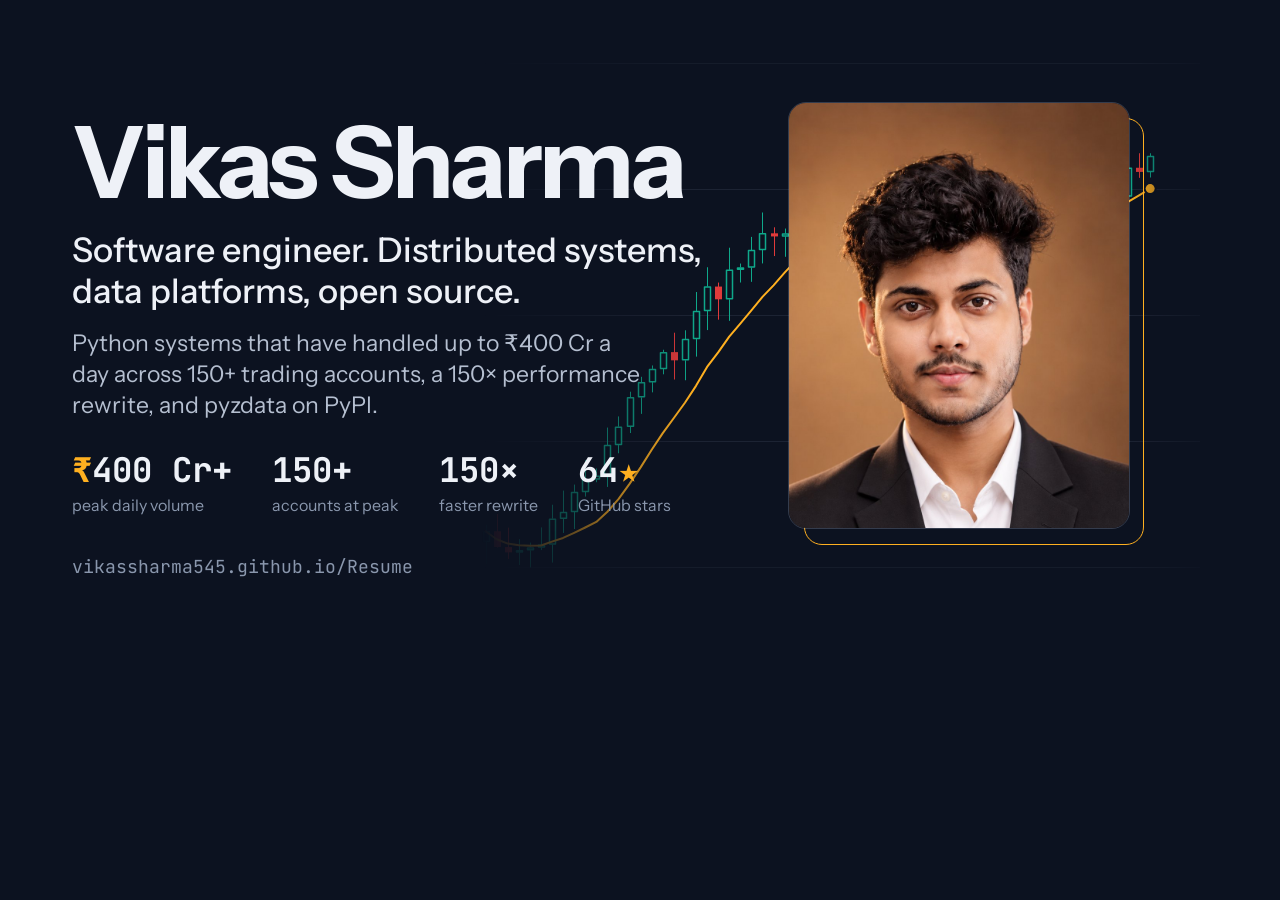
<file: tools/og.html>
<!DOCTYPE html>
<html lang="en">
<head>
  <meta charset="UTF-8" />
  <title>Share card</title>
  <link href="https://fonts.googleapis.com/css2?family=Instrument+Sans:wght@400;500;700&family=JetBrains+Mono:wght@500;700&display=swap" rel="stylesheet" />
  <style>
    :root { --ink: #0C1220; --up: #0FA88A; --down: #E03A3A; --amber: #FFB020; }
    html, body { margin: 0; width: 1200px; height: 630px; background: var(--ink); color: #EEF1F7; font-family: 'Instrument Sans', sans-serif; overflow: hidden; }
    .card { position: relative; width: 1200px; height: 630px; padding: 60px 72px; box-sizing: border-box; display: grid; grid-template-columns: 1fr 340px; gap: 56px; align-items: center; }
    .tape-wrap { position: absolute; top: 0; bottom: 0; left: 40%; right: 0; }
    #tape { position: absolute; inset: 0; width: 100%; height: 100%; }
    .copy { position: relative; z-index: 1; }
    .name { font-weight: 700; font-size: 100px; line-height: 0.95; letter-spacing: -0.035em; margin: 0 0 20px; }
    .role { font-weight: 500; font-size: 34px; line-height: 1.2; margin: 0 0 16px; max-width: 640px; }
    .bio { font-size: 23px; color: #B5BFD0; max-width: 580px; margin: 0 0 32px; line-height: 1.35; }
    .nums { display: flex; gap: 40px; }
    .nums b { display: block; font-family: 'JetBrains Mono', monospace; font-size: 34px; font-weight: 700; line-height: 1; }
    .nums .lbl { display: block; margin-top: 8px; font-size: 16px; color: #8A97AD; }
    .amber { color: var(--amber); }
    .pic { position: relative; z-index: 1; width: 340px; }
    .pic::before { content: ''; position: absolute; inset: 0; transform: translate(16px, 16px); border: 1px solid var(--amber); border-radius: 18px; }
    .pic img { position: relative; display: block; width: 340px; height: 425px; object-fit: cover; border-radius: 18px; border: 1px solid rgba(196, 210, 235, 0.22); }
    .url { position: absolute; left: 72px; bottom: 34px; font-family: 'JetBrains Mono', monospace; font-size: 18px; color: #8A97AD; z-index: 1; }
  </style>
</head>
<body>
  <div class="card">
    <div class="tape-wrap"><canvas id="tape"></canvas></div>
    <div class="copy">
      <p class="name">Vikas Sharma</p>
      <p class="role">Software engineer. Distributed systems, data platforms, open source.</p>
      <p class="bio">Python systems that have handled up to ₹400 Cr a day across 150+ trading accounts, a 150× performance rewrite, and pyzdata on PyPI.</p>
      <div class="nums">
        <div><b><span class="amber">₹</span>400 Cr+</b><span class="lbl">peak daily volume</span></div>
        <div><b>150+</b><span class="lbl">accounts at peak</span></div>
        <div><b>150×</b><span class="lbl">faster rewrite</span></div>
        <div><b>64<span class="amber">★</span></b><span class="lbl">GitHub stars</span></div>
      </div>
    </div>
    <div class="pic"><img src="../assets/portrait.jpg" alt="" /></div>
    <p class="url">vikassharma545.github.io/Resume</p>
  </div>
  <script src="../script.js"></script>
</body>
</html>
</file>
<file: style.css>
/* ============================================================
   Vikas Sharma — software engineer
   Midnight ink, amber accent, bold sans headlines over sans prose,
   monospace reserved for numbers, dates, code and the terminal.
   ============================================================ */

:root {
  /* surfaces */
  --ink: #0C1220;
  --ink-2: #121A2B;
  --ink-3: #182337;
  --line: rgba(196, 210, 235, 0.12);
  --line-2: rgba(196, 210, 235, 0.24);

  /* text (all pass 4.5:1 on both inks) */
  --paper: #EEF1F7;
  --paper-2: #B5BFD0;
  --paper-3: #8A97AD;

  /* accent */
  --amber: #FFB020;
  --amber-2: #FFC85C;
  --amber-ink: #1A1200;
  --amber-soft: rgba(255, 176, 32, 0.12);

  /* market semantics, validated for colour-vision deficiency */
  --up: #0FA88A;
  --down: #E03A3A;

  /* type */
  --display: 'Instrument Sans', system-ui, -apple-system, 'Segoe UI', sans-serif;
  --sans: 'Instrument Sans', system-ui, -apple-system, 'Segoe UI', sans-serif;
  --mono: 'JetBrains Mono', ui-monospace, 'Cascadia Mono', Menlo, monospace;

  --fs-xs: 0.8125rem;   /* 13px, the floor */
  --fs-sm: 0.9375rem;   /* 15px */
  --fs-md: 1.0625rem;   /* 17px body */
  --fs-lg: 1.3125rem;   /* 21px */
  --fs-xl: 1.625rem;    /* 26px */
  --fs-2xl: 2.0625rem;  /* 33px */
  --fs-3xl: 2.625rem;   /* 42px */

  /* layout */
  --w: 1180px;
  --gutter: clamp(1rem, 4vw, 2rem);
  --r-sm: 6px;
  --r-md: 12px;
  --r-lg: 18px;
  --header-h: 4.25rem;
}

/* -------- reset -------- */
*, *::before, *::after { box-sizing: border-box; margin: 0; padding: 0; }
html { scroll-behavior: smooth; scroll-padding-top: calc(var(--header-h) + 1rem); }
body {
  font-family: var(--sans);
  font-size: var(--fs-md);
  line-height: 1.6;
  color: var(--paper);
  background: var(--ink);
  min-height: 100vh;
  -webkit-font-smoothing: antialiased;
  text-rendering: optimizeLegibility;
}
::selection { background: var(--amber); color: var(--amber-ink); }
a { color: inherit; text-decoration: none; }
ul, ol { list-style: none; }
img { max-width: 100%; display: block; }
dd, dt { margin: 0; }
svg[hidden] { display: none; }
button { font: inherit; color: inherit; }
:focus-visible { outline: 2px solid var(--amber); outline-offset: 3px; border-radius: 2px; }

.container { max-width: var(--w); margin: 0 auto; padding: 0 var(--gutter); }

.icon {
  display: inline-block;
  width: 1em; height: 1em;
  vertical-align: -0.15em;
  flex-shrink: 0;
}

.skip {
  position: absolute; left: 1rem; top: -4rem;
  z-index: 100;
  background: var(--amber); color: var(--amber-ink);
  padding: 0.6rem 1rem; border-radius: var(--r-sm);
  font-weight: 600;
}
.skip:focus { top: 1rem; }

/* =========== HEADER =========== */
#header {
  position: fixed;
  top: 0; left: 0; right: 0;
  z-index: 50;
  background: rgba(12, 18, 32, 0.78);
  backdrop-filter: blur(14px) saturate(140%);
  -webkit-backdrop-filter: blur(14px) saturate(140%);
  border-bottom: 1px solid transparent;
  transition: border-color 0.3s ease;
}
#header.scrolled { border-bottom-color: var(--line); }

.nav {
  display: flex;
  align-items: center;
  justify-content: space-between;
  gap: 2rem;
  height: var(--header-h);
  position: relative;
}
.logo {
  font-family: var(--mono);
  font-weight: 700;
  font-size: 1.05rem;
  letter-spacing: 0.02em;
  color: var(--paper);
}
.logo-b { color: var(--amber); }

.nav-links { display: flex; gap: 2rem; }
.nav-links a {
  display: inline-block;
  font-size: var(--fs-sm);
  font-weight: 500;
  color: var(--paper-2);
  padding: 0.35rem 0;
  border-bottom: 1px solid transparent;
  transition: color 0.18s ease, border-color 0.18s ease;
}
.nav-links a:hover,
.nav-links a[aria-current="true"] { color: var(--paper); border-bottom-color: var(--amber); }

.nav-right { display: flex; align-items: center; gap: 0.75rem; }

.menu-btn {
  display: none;
  align-items: center;
  justify-content: center;
  width: 2.5rem; height: 2.5rem;
  border: 1px solid var(--line-2);
  border-radius: var(--r-sm);
  background: transparent;
  color: var(--paper);
  font-size: 1.1rem;
  cursor: pointer;
}

/* =========== BUTTONS =========== */
.btn {
  display: inline-flex;
  align-items: center;
  gap: 0.55rem;
  font-weight: 600;
  font-size: var(--fs-sm);
  padding: 0.8rem 1.25rem;
  border-radius: var(--r-sm);
  border: 1px solid transparent;
  white-space: nowrap;
  transition: background 0.18s ease, border-color 0.18s ease, color 0.18s ease;
}
.btn-primary { background: var(--amber); color: var(--amber-ink); }
.btn-primary:hover { background: var(--amber-2); }
.btn-ghost { border-color: var(--line-2); color: var(--paper); }
.btn-ghost:hover { border-color: var(--amber); color: var(--amber); }

/* =========== HERO =========== */
#hero {
  position: relative;
  overflow: hidden;
  padding: calc(var(--header-h) + 4.5rem) 0 0;
}
.hero-grid {
  display: grid;
  grid-template-columns: minmax(0, 1.15fr) minmax(0, 0.85fr);
  gap: 3rem 4rem;
  align-items: center;
}
.hero-copy { position: relative; z-index: 1; }
.hero-pre {
  font-family: var(--mono);
  font-size: var(--fs-sm);
  color: var(--paper-2);
  margin-bottom: 1.75rem;
}
h1 {
  font-family: var(--display);
  font-weight: 700;
  font-size: clamp(3.25rem, 7.5vw, 5.75rem);
  line-height: 0.98;
  letter-spacing: -0.035em;
  margin-bottom: 1.5rem;
}
.hero-statement {
  font-weight: 500;
  font-size: clamp(1.3rem, 2.1vw, 1.6rem);
  line-height: 1.3;
  max-width: 32ch;
  margin-bottom: 1.25rem;
}
.hero-bio {
  color: var(--paper-2);
  max-width: 54ch;
  margin-bottom: 2rem;
}
.hero-bio a, .prose a {
  color: var(--amber);
  text-decoration: underline;
  text-decoration-color: rgba(255, 176, 32, 0.45);
  text-underline-offset: 0.18em;
}
.hero-bio a:hover, .prose a:hover { text-decoration-color: var(--amber); }

.hero-actions { display: flex; flex-wrap: wrap; gap: 0.75rem; margin-bottom: 2rem; }

.social { display: flex; gap: 0.5rem; }
.social a {
  display: inline-flex;
  align-items: center;
  justify-content: center;
  width: 2.5rem; height: 2.5rem;
  border-radius: 50%;
  border: 1px solid var(--line-2);
  color: var(--paper-2);
  font-size: 1.05rem;
  transition: color 0.18s ease, border-color 0.18s ease;
}
.social a:hover { color: var(--amber); border-color: var(--amber); }

/* the market tape behind the portrait draws itself once */
.hero-visual { position: relative; min-height: 440px; }
.tape {
  position: absolute;
  top: -8%; left: -26%;
  width: 176%; height: 116%;
  pointer-events: none;
}

.portrait {
  position: relative;
  z-index: 1;
  width: min(100%, 400px);
  margin-left: auto;
}
.portrait .frame { position: relative; }
.portrait .frame::before {
  content: '';
  position: absolute;
  inset: 0;
  transform: translate(16px, 16px);
  border: 1px solid var(--amber);
  border-radius: var(--r-lg);
  opacity: 0.85;
  pointer-events: none;
}
.portrait img {
  position: relative;
  width: 100%; height: auto;
  border-radius: var(--r-lg);
  border: 1px solid var(--line-2);
  box-shadow: 0 40px 80px -30px rgba(0, 0, 0, 0.85);
  transition: transform 0.9s cubic-bezier(0.2, 0.7, 0.2, 1);
}
.portrait:hover img { transform: scale(1.04); }
.portrait figcaption {
  display: flex;
  justify-content: space-between;
  flex-wrap: wrap;
  gap: 0.5rem 1rem;
  margin-top: 1.5rem;
  font-family: var(--mono);
  font-size: var(--fs-xs);
  color: var(--paper-2);
}
.status { display: inline-flex; align-items: center; gap: 0.5rem; color: var(--paper); }
.status .dot { width: 8px; height: 8px; border-radius: 50%; background: var(--up); box-shadow: 0 0 0 3px rgba(15, 168, 138, 0.22); }

/* quote board */
.board {
  position: relative;
  z-index: 1;
  display: grid;
  grid-template-columns: repeat(4, minmax(0, 1fr));
  margin-top: 4.5rem;
  border-top: 1px solid var(--line);
  border-bottom: 1px solid var(--line);
  background: var(--ink);
}
.cell { display: flex; flex-direction: column; padding: 1.5rem 1.5rem 1.5rem 0; }
.cell + .cell { border-left: 1px solid var(--line); padding-left: 1.5rem; }
.cell dt { order: 2; font-size: var(--fs-sm); color: var(--paper-3); margin-top: 0.55rem; }
.cell dd {
  font-family: var(--mono);
  font-weight: 700;
  font-size: clamp(1.75rem, 3vw, 2.5rem);
  line-height: 1;
  letter-spacing: -0.02em;
}
.cur, .star { color: var(--amber); }

/* =========== SECTIONS =========== */
.section { padding: 6rem 0 1rem; }
.section-head {
  display: grid;
  grid-template-columns: minmax(0, 1fr) minmax(0, 1.5fr);
  gap: 1.5rem 3rem;
  align-items: end;
  padding-top: 2rem;
  border-top: 1px solid var(--line);
  margin-bottom: 3rem;
}
.section-head h2 {
  font-family: var(--display);
  font-weight: 700;
  font-size: var(--fs-2xl);
  line-height: 1.05;
  letter-spacing: -0.025em;
}
.deck { font-size: var(--fs-lg); line-height: 1.45; color: var(--paper-2); max-width: 46ch; }

/* =========== ABOUT =========== */
.about-grid {
  display: grid;
  grid-template-columns: minmax(0, 1.4fr) minmax(0, 1fr);
  gap: 3rem;
  align-items: start;
}
.prose p { color: var(--paper-2); max-width: 62ch; margin-bottom: 1.25rem; }
.prose p:last-child { margin-bottom: 0; }
.prose .lead { font-size: var(--fs-lg); line-height: 1.5; color: var(--paper); }
.prose em { color: var(--paper); }

.terminal {
  background: var(--ink-2);
  border: 1px solid var(--line-2);
  border-radius: var(--r-md);
  overflow: hidden;
  font-family: var(--mono);
  box-shadow: 0 30px 60px -30px rgba(0, 0, 0, 0.7);
}
.term-bar {
  display: flex;
  align-items: center;
  gap: 0.4rem;
  padding: 0.7rem 1rem;
  border-bottom: 1px solid var(--line);
  background: rgba(255, 255, 255, 0.02);
}
.ring { width: 10px; height: 10px; border-radius: 50%; border: 1px solid var(--paper-3); opacity: 0.7; }
.term-title { margin-left: 0.6rem; font-size: var(--fs-xs); color: var(--paper-3); }
.term-body { padding: 1.1rem 1.2rem 0.9rem; font-size: 0.875rem; line-height: 1.7; }
.t-prompt { color: var(--up); font-weight: 700; margin-right: 0.5ch; }
.t-line { color: var(--paper-2); }
.t-out { color: var(--paper); margin: 0.1rem 0 0.9rem 1.6ch; }
.t-json {
  margin: 0.1rem 0 0.9rem;
  font: inherit;
  color: var(--paper-3);
  white-space: pre-wrap;
  word-break: break-word;
}
.t-json .k { color: var(--amber); }
.t-json .v { color: var(--paper); }
.caret {
  display: inline-block;
  width: 0.6ch; height: 1.05em;
  background: var(--amber);
  vertical-align: -0.2em;
  animation: blink 1.1s steps(1) infinite;
}
@keyframes blink { 50% { opacity: 0; } }

/* =========== WORK =========== */
.timeline { max-width: 940px; }
.tl-item {
  position: relative;
  display: grid;
  grid-template-columns: 170px minmax(0, 1fr);
  gap: 2rem;
  padding-bottom: 3.5rem;
}
.tl-item::before {
  content: '';
  position: absolute;
  left: 185px; top: 0.7rem; bottom: 0;
  width: 1px;
  background: var(--line-2);
}
.tl-item:last-child::before { display: none; }
.tl-item::after {
  content: '';
  position: absolute;
  left: 180px; top: 0.45rem;
  width: 11px; height: 11px;
  border-radius: 50%;
  background: var(--ink);
  border: 2px solid var(--amber);
}
.tl-date {
  font-family: var(--mono);
  font-size: var(--fs-sm);
  color: var(--paper-2);
  text-align: right;
  padding-top: 0.3rem;
}
.tl-body { padding-left: 0.5rem; }
.tl-role {
  font-family: var(--display);
  font-weight: 600;
  font-size: var(--fs-lg);
  line-height: 1.2;
  letter-spacing: -0.01em;
  margin-bottom: 0.25rem;
}
.tl-org { font-size: var(--fs-sm); color: var(--paper-3); margin-bottom: 1rem; }
.tl-org a { color: var(--paper-2); text-decoration: underline; text-decoration-color: var(--line-2); text-underline-offset: 0.18em; }
.tl-org a:hover { color: var(--amber); }
.tl-list { color: var(--paper-2); max-width: 66ch; }
.tl-list li { position: relative; padding-left: 1.25rem; margin-bottom: 0.6rem; }
.tl-list li::before {
  content: '';
  position: absolute;
  left: 0; top: 0.75em;
  width: 0.5rem; height: 1px;
  background: var(--amber);
}
.tl-list strong, .tl-list b { color: var(--paper); font-weight: 600; }

.tags { display: flex; flex-wrap: wrap; gap: 0.4rem; margin-top: 1.1rem; }
.tags li {
  font-family: var(--mono);
  font-size: var(--fs-xs);
  color: var(--paper-2);
  border: 1px solid var(--line-2);
  border-radius: 4px;
  padding: 0.22rem 0.55rem;
  background: rgba(255, 255, 255, 0.03);
}

/* =========== PROJECTS =========== */
.flagship {
  background: var(--ink-2);
  border: 1px solid var(--line-2);
  border-radius: var(--r-lg);
  padding: 2.5rem;
  margin-bottom: 4rem;
}
.flag-top {
  display: flex;
  justify-content: space-between;
  align-items: center;
  flex-wrap: wrap;
  gap: 1rem;
  margin-bottom: 1.75rem;
}
.chip {
  font-family: var(--mono);
  font-size: var(--fs-xs);
  padding: 0.3rem 0.7rem;
  border-radius: 4px;
  border: 1px solid var(--line-2);
  color: var(--paper-2);
}
.chip-amber { color: var(--amber); border-color: rgba(255, 176, 32, 0.45); background: var(--amber-soft); }
.flag-links { display: flex; gap: 1.25rem; font-size: var(--fs-sm); }
.flag-links a { display: inline-flex; align-items: center; gap: 0.45rem; color: var(--paper-2); }
.flag-links a:hover { color: var(--amber); }
.flag-title {
  font-family: var(--display);
  font-weight: 700;
  font-size: clamp(2rem, 4vw, 2.75rem);
  line-height: 1.05;
  letter-spacing: -0.03em;
  margin-bottom: 0.6rem;
}
.flag-sub { font-size: var(--fs-lg); line-height: 1.4; color: var(--paper-2); max-width: 52ch; margin-bottom: 2rem; }
.flag-grid {
  display: grid;
  grid-template-columns: minmax(0, 1.7fr) minmax(0, 1fr);
  gap: 2.5rem;
  align-items: start;
}
.flag-desc { color: var(--paper-2); max-width: 64ch; margin-bottom: 1.5rem; }

.install {
  display: inline-flex;
  align-items: center;
  gap: 0.8rem;
  max-width: 100%;
  font-family: var(--mono);
  font-size: var(--fs-sm);
  color: var(--paper);
  background: var(--ink);
  border: 1px solid var(--line-2);
  border-radius: var(--r-sm);
  padding: 0.7rem 1rem;
  cursor: pointer;
  margin-bottom: 1.25rem;
  transition: border-color 0.18s ease;
}
.install:hover { border-color: var(--amber); }
.install-prompt { color: var(--up); font-weight: 700; }
.install-copy {
  display: inline-flex;
  align-items: center;
  gap: 0.4rem;
  font-size: var(--fs-xs);
  color: var(--paper-3);
  padding-left: 0.8rem;
  border-left: 1px solid var(--line-2);
}
.install.copied { border-color: var(--up); }
.install.copied .install-copy { color: var(--up); }

.flag-stats {
  background: var(--ink);
  border: 1px solid var(--line);
  border-radius: var(--r-md);
  padding: 0.25rem 0;
}
.flag-stats div {
  display: flex;
  justify-content: space-between;
  gap: 1rem;
  padding: 0.7rem 1.1rem;
  border-bottom: 1px solid var(--line);
  font-size: var(--fs-sm);
}
.flag-stats div:last-child { border-bottom: 0; }
.flag-stats dt { color: var(--paper-3); }
.flag-stats dd { font-family: var(--mono); color: var(--paper); text-align: right; }

.group-title {
  font-family: var(--display);
  font-weight: 600;
  font-size: var(--fs-xl);
  line-height: 1.15;
  letter-spacing: -0.015em;
  margin-bottom: 0.75rem;
}

.system {
  display: grid;
  grid-template-columns: minmax(0, 1fr) minmax(0, 1fr);
  gap: 3rem 4rem;
  align-items: center;
  padding: 3rem 0;
  border-top: 1px solid var(--line);
}
.system:nth-of-type(odd) .fig { order: 2; }

.fig {
  background: var(--ink-2);
  border: 1px solid var(--line);
  border-radius: var(--r-md);
  padding: 1.5rem;
}
.fig svg { display: block; width: 100%; height: auto; color: var(--paper-3); overflow: visible; }
.fig figcaption { margin-top: 1rem; font-size: var(--fs-sm); line-height: 1.5; color: var(--paper-3); }
.fig .box { fill: var(--ink); stroke: var(--line-2); stroke-width: 1; }
.fig .box-hot { stroke: var(--amber); stroke-width: 1.5; }
.fig .lbl { fill: var(--paper); font-family: var(--sans); font-size: 14px; font-weight: 500; }
.fig .sub { fill: var(--paper-3); font-family: var(--sans); font-size: 13px; }
.fig .val { fill: var(--paper); font-family: var(--mono); font-size: 13px; font-weight: 500; }
.fig .edge { stroke: var(--paper-3); stroke-width: 1.5; fill: none; }
.fig .axis { stroke: var(--line-2); stroke-width: 1; }
.fig .bar-dim { fill: rgba(138, 151, 173, 0.5); }
.fig .bar-hot { fill: var(--amber); }

.system-title {
  font-family: var(--display);
  font-weight: 600;
  font-size: var(--fs-lg);
  line-height: 1.2;
  margin-bottom: 0.75rem;
}
.system-copy p { color: var(--paper-2); max-width: 58ch; }
.system-copy p + p { margin-top: 0.75rem; }
.metrics {
  display: flex;
  flex-wrap: wrap;
  gap: 1.25rem 2.25rem;
  margin-top: 1.5rem;
  padding-top: 1.25rem;
  border-top: 1px solid var(--line);
}
.metrics div { display: flex; flex-direction: column; }
.metrics dt { order: 2; font-size: var(--fs-xs); color: var(--paper-3); margin-top: 0.3rem; }
.metrics dd { font-family: var(--mono); font-weight: 700; font-size: var(--fs-lg); line-height: 1.1; color: var(--paper); }

.more {
  display: grid;
  grid-template-columns: repeat(2, minmax(0, 1fr));
  gap: 2rem 3.5rem;
  padding: 2rem 0 1rem;
  border-top: 1px solid var(--line);
}
.more h4 {
  font-family: var(--display);
  font-weight: 600;
  font-size: 1.2rem;
  line-height: 1.2;
  margin-bottom: 0.35rem;
  overflow-wrap: anywhere;
}
.more h4 a { display: inline-flex; align-items: baseline; gap: 0.4rem; color: var(--paper); }
.more h4 a:hover { color: var(--amber); }
.more h4 .icon { font-size: 0.6em; color: var(--paper-3); }
.more-meta { font-family: var(--mono); font-size: var(--fs-xs); color: var(--paper-3); margin-bottom: 0.75rem; }
.more p { color: var(--paper-2); font-size: var(--fs-sm); }

/* =========== STACK =========== */
.stack-row {
  display: grid;
  grid-template-columns: 220px minmax(0, 1fr);
  gap: 1rem 2rem;
  align-items: baseline;
  padding: 1.25rem 0;
  border-top: 1px solid var(--line);
}
.stack-row:last-child { border-bottom: 1px solid var(--line); }
.stack-row dt { font-weight: 500; }
.chips { display: flex; flex-wrap: wrap; gap: 0.45rem; }
.chips li {
  font-family: var(--mono);
  font-size: var(--fs-xs);
  color: var(--paper-2);
  border: 1px solid var(--line-2);
  border-radius: 4px;
  padding: 0.28rem 0.6rem;
  background: rgba(255, 255, 255, 0.03);
}
.chips .note { color: var(--amber); margin-left: 0.35rem; }
.plain { color: var(--paper-2); max-width: 66ch; }
.plain strong { color: var(--paper); font-weight: 600; }
.muted { color: var(--paper-3); }
.plain-list { display: flex; flex-direction: column; gap: 0.35rem; }
.plain-list a { color: var(--paper); text-decoration: underline; text-decoration-color: var(--line-2); text-underline-offset: 0.18em; }
.plain-list a:hover { color: var(--amber); }

/* =========== CONTACT =========== */
.contact-grid {
  display: grid;
  grid-template-columns: minmax(0, 1.1fr) minmax(0, 1fr);
  gap: 3rem 4rem;
  align-items: start;
  padding-bottom: 2rem;
}
.contact-line {
  display: flex;
  align-items: center;
  gap: 1rem;
  font-family: var(--mono);
  font-size: clamp(1.25rem, 2.4vw, 1.75rem);
  padding: 1rem 0;
  border-top: 1px solid var(--line);
  overflow-wrap: anywhere;
}
.contact-line:nth-of-type(2) { border-bottom: 1px solid var(--line); }
.contact-line .icon { color: var(--amber); font-size: 1.1rem; }
.contact-line:hover span { color: var(--amber); }
.contact-links { display: flex; flex-wrap: wrap; gap: 0.5rem 1.5rem; margin-top: 1.5rem; }
.contact-links a { display: inline-flex; align-items: center; gap: 0.45rem; color: var(--paper-2); font-size: var(--fs-sm); }
.contact-links a:hover { color: var(--amber); }

.resumes-title {
  font-family: var(--display);
  font-weight: 600;
  font-size: var(--fs-lg);
  line-height: 1.2;
  margin-bottom: 1rem;
}
.resume-list li {
  display: flex;
  align-items: center;
  gap: 0.8rem;
  padding: 0.9rem 1rem;
  margin-bottom: 0.6rem;
  border: 1px solid var(--line-2);
  border-radius: var(--r-sm);
  background: var(--ink-2);
}
.resume-list .icon { color: var(--amber); }
.rl-name { font-weight: 500; margin-right: auto; }
.resume-list a {
  font-family: var(--mono);
  font-size: var(--fs-xs);
  color: var(--paper-2);
  padding: 0.3rem 0.6rem;
  border: 1px solid var(--line-2);
  border-radius: 4px;
  transition: border-color 0.18s ease, color 0.18s ease;
}
.resume-list a:hover { border-color: var(--amber); color: var(--amber); }

/* =========== FOOTER =========== */
footer { border-top: 1px solid var(--line); margin-top: 4rem; padding: 2rem 0 2.5rem; }
.footer-grid { display: flex; justify-content: space-between; align-items: center; flex-wrap: wrap; gap: 1rem; }
.footer-copy { font-size: var(--fs-sm); color: var(--paper-3); }
.footer-links { display: flex; gap: 1rem; }
.footer-links a { display: inline-flex; color: var(--paper-3); font-size: 1.1rem; }
.footer-links a:hover { color: var(--amber); }

/* =========== CURSOR =========== */
/* custom cursor: a ring that inverts whatever it passes over; only for fine pointers, see script.js */
#cursor { position: fixed; left: 0; top: 0; z-index: 1000; pointer-events: none; display: none; opacity: 0; } /* shown on the first pointer move */
html.has-cursor { cursor: none; }
html.has-cursor * { cursor: none !important; }
html.has-cursor #cursor { display: block; }
#cursor span {
  display: block;
  width: 26px; height: 26px;
  margin: -13px 0 0 -13px;
  border: 1.5px solid #fff;
  border-radius: 50%;
  mix-blend-mode: difference;
  transition: transform 0.25s ease, background-color 0.25s ease;
}
#cursor.on-link span { transform: scale(1.9); background: rgba(255, 255, 255, 0.28); }

/* =========== TEXT EFFECTS (script.js sets html.fx at start, html.fx-in once fonts are ready, .in as titles scroll in) =========== */
.word { display: inline-block; overflow: hidden; vertical-align: top; padding: 0.08em 0.03em 0.14em 0; margin: -0.08em -0.03em -0.14em 0; }
.ch { display: inline-block; }
html.fx .ch {
  opacity: 0;
  transform: translateY(115%) rotate(8deg) scale(0.85);
  transition: transform 0.9s cubic-bezier(0.2, 0.7, 0.1, 1), opacity 0.45s ease;
  transition-delay: calc(var(--i, 0) * 38ms + var(--d, 0ms));
}
html.fx .rise {
  opacity: 0;
  transform: translateY(22px);
  transition: opacity 0.7s ease, transform 0.9s cubic-bezier(0.2, 0.7, 0.1, 1);
  transition-delay: var(--d, 0ms);
}
html.fx.fx-in #hero .ch, html.fx.fx-in .in .ch,
html.fx.fx-in #hero .rise, html.fx.fx-in .in .rise { opacity: 1; transform: none; }
html.fx .ch:nth-child(even) { transform: translateY(115%) rotate(-8deg) scale(0.85); }
#hero-name .ch { --d: 120ms; }

/* zoom and dance (script.js): words of the statement and decks, headings that swell mid-screen, numbers that pop in,
   letters and words that lift near the cursor, and the name's ripple */
.wd { display: inline-block; }
.dance .ch, .dance .wd { transition: none; }
.zoomable { transform-origin: 0 50%; }
.hero-copy, #hero-name { transform-origin: 0 50%; }
html.fx .zoom {
  opacity: 0;
  transform: scale(0.6);
  transition: transform 0.9s cubic-bezier(0.2, 1.3, 0.3, 1), opacity 0.5s ease;
  transition-delay: var(--d, 0ms);
}
html.fx .in .zoom { opacity: 1; transform: none; }
@keyframes hop {
  0%, 100% { transform: none; }
  35% { transform: translateY(-26%) scale(1.16) rotate(-5deg); }
  70% { transform: translateY(6%) rotate(2.5deg); }
}
.ripple .ch { animation: hop 0.7s cubic-bezier(0.3, 0.8, 0.3, 1) both; animation-delay: calc(var(--i, 0) * 45ms); }
.magnet { transition: transform 0.45s cubic-bezier(0.2, 0.7, 0.2, 1); }
.nav-links a { display: inline-block; }

/* =========== MOTION =========== */
@media (prefers-reduced-motion: reduce) {
  html { scroll-behavior: auto; }
  .caret { animation: none; }
  html.fx .ch, html.fx .rise, html.fx .zoom { opacity: 1; transform: none; transition: none; }
  .ripple .ch { animation: none; }
  *, *::before, *::after { transition-duration: 0s !important; }
}

/* =========== RESPONSIVE =========== */
@media (max-width: 1024px) {
  .hero-grid { grid-template-columns: 1fr; gap: 3.5rem; }
  .hero-visual { min-height: 0; }
  .portrait { margin-left: 0; width: min(100%, 300px); }
  .hero-visual { padding: 2.5rem 0 1rem; }
  .tape { top: -6%; left: -12%; width: 124%; height: 90%; }
  .board { grid-template-columns: repeat(2, minmax(0, 1fr)); }
  .cell:nth-child(3) { border-left: 0; padding-left: 0; }
  .cell:nth-child(n + 3) { border-top: 1px solid var(--line); }
  .section-head { grid-template-columns: 1fr; gap: 1rem; }
  .about-grid, .flag-grid, .system, .contact-grid { grid-template-columns: 1fr; }
  .system:nth-of-type(odd) .fig { order: 0; }
  .system { gap: 2rem; }
  .more { grid-template-columns: 1fr; gap: 2rem; }
  .stack-row { grid-template-columns: 1fr; gap: 0.6rem; }
}

@media (max-width: 720px) {
  .section { padding: 4.5rem 0 1rem; }
  #hero { padding-top: calc(var(--header-h) + 2.5rem); }
  h1 { font-size: clamp(2.75rem, 13vw, 4rem); }

  .menu-btn { display: inline-flex; }
  .nav-links {
    display: none;
    position: absolute;
    top: 100%; left: 0; right: 0;
    flex-direction: column;
    gap: 0;
    background: var(--ink);
    border-bottom: 1px solid var(--line);
    padding: 0.5rem var(--gutter) 1rem;
  }
  .nav-links.open { display: flex; }
  .nav-links a { display: block; padding: 0.8rem 0; font-size: var(--fs-md); border-bottom: 1px solid var(--line); }

  .board { margin-top: 3rem; }
  .cell { padding: 1.25rem 1rem 1.25rem 0; }
  .cell + .cell { padding-left: 1rem; }

  .tl-item { grid-template-columns: 1fr; gap: 0.5rem; padding-left: 1.5rem; padding-bottom: 2.5rem; }
  .tl-item::before { left: 5px; }
  .tl-item::after { left: 0; }
  .tl-date { text-align: left; padding-top: 0; }
  .tl-body { padding-left: 0; }

  .flagship { padding: 1.5rem; }
  .fig { padding: 1rem; }
  .system { padding: 2rem 0; }
}

/* =========== PRINT =========== */
@media print {
  :root {
    --ink: #fff; --ink-2: #fff; --ink-3: #fff;
    --paper: #111; --paper-2: #333; --paper-3: #555;
    --line: #ddd; --line-2: #ccc;
    --amber: #8a5a00; --amber-ink: #fff;
  }
  #header, .tape, #cursor, .skip, .social, .install-copy, .footer-links, .hero-actions { display: none; }
  #hero { padding-top: 1rem; }
  .section { padding: 2rem 0 0; }
  .portrait img { box-shadow: none; }
  .terminal { box-shadow: none; }
}
</file>
